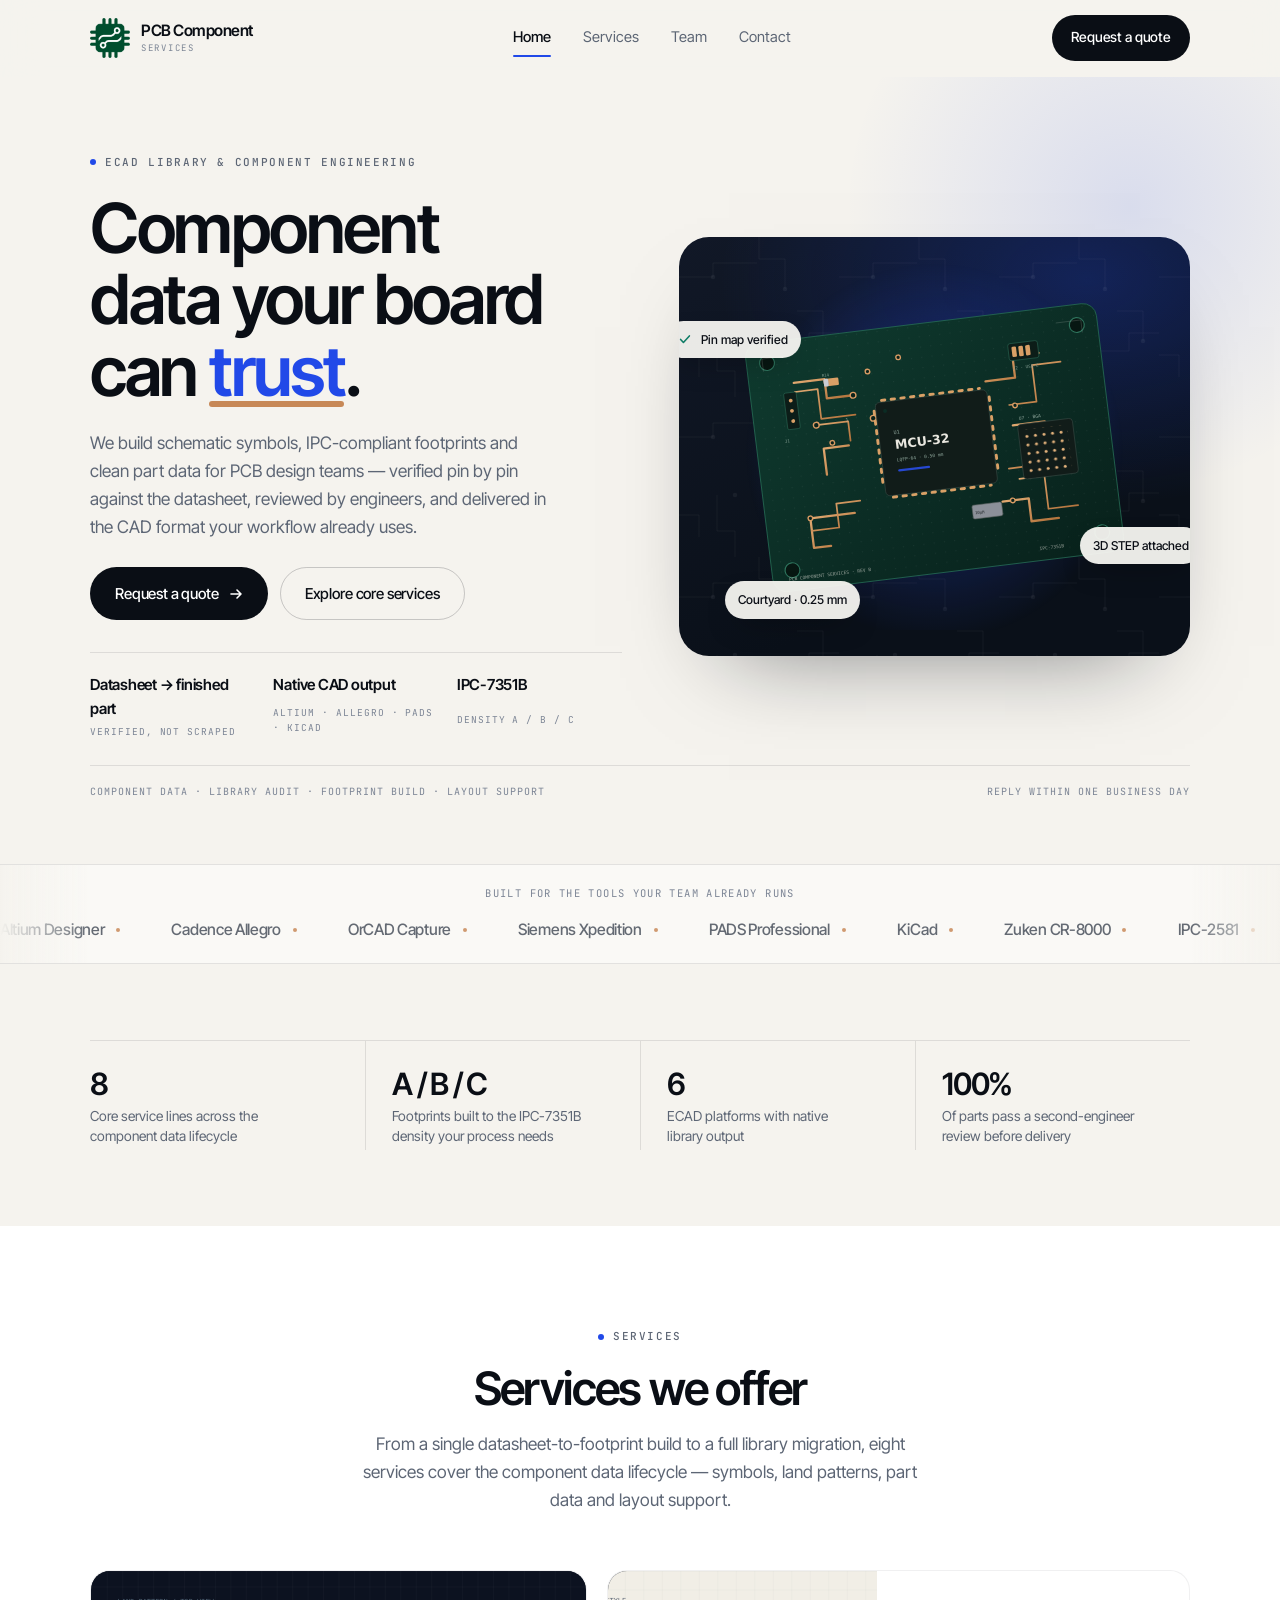
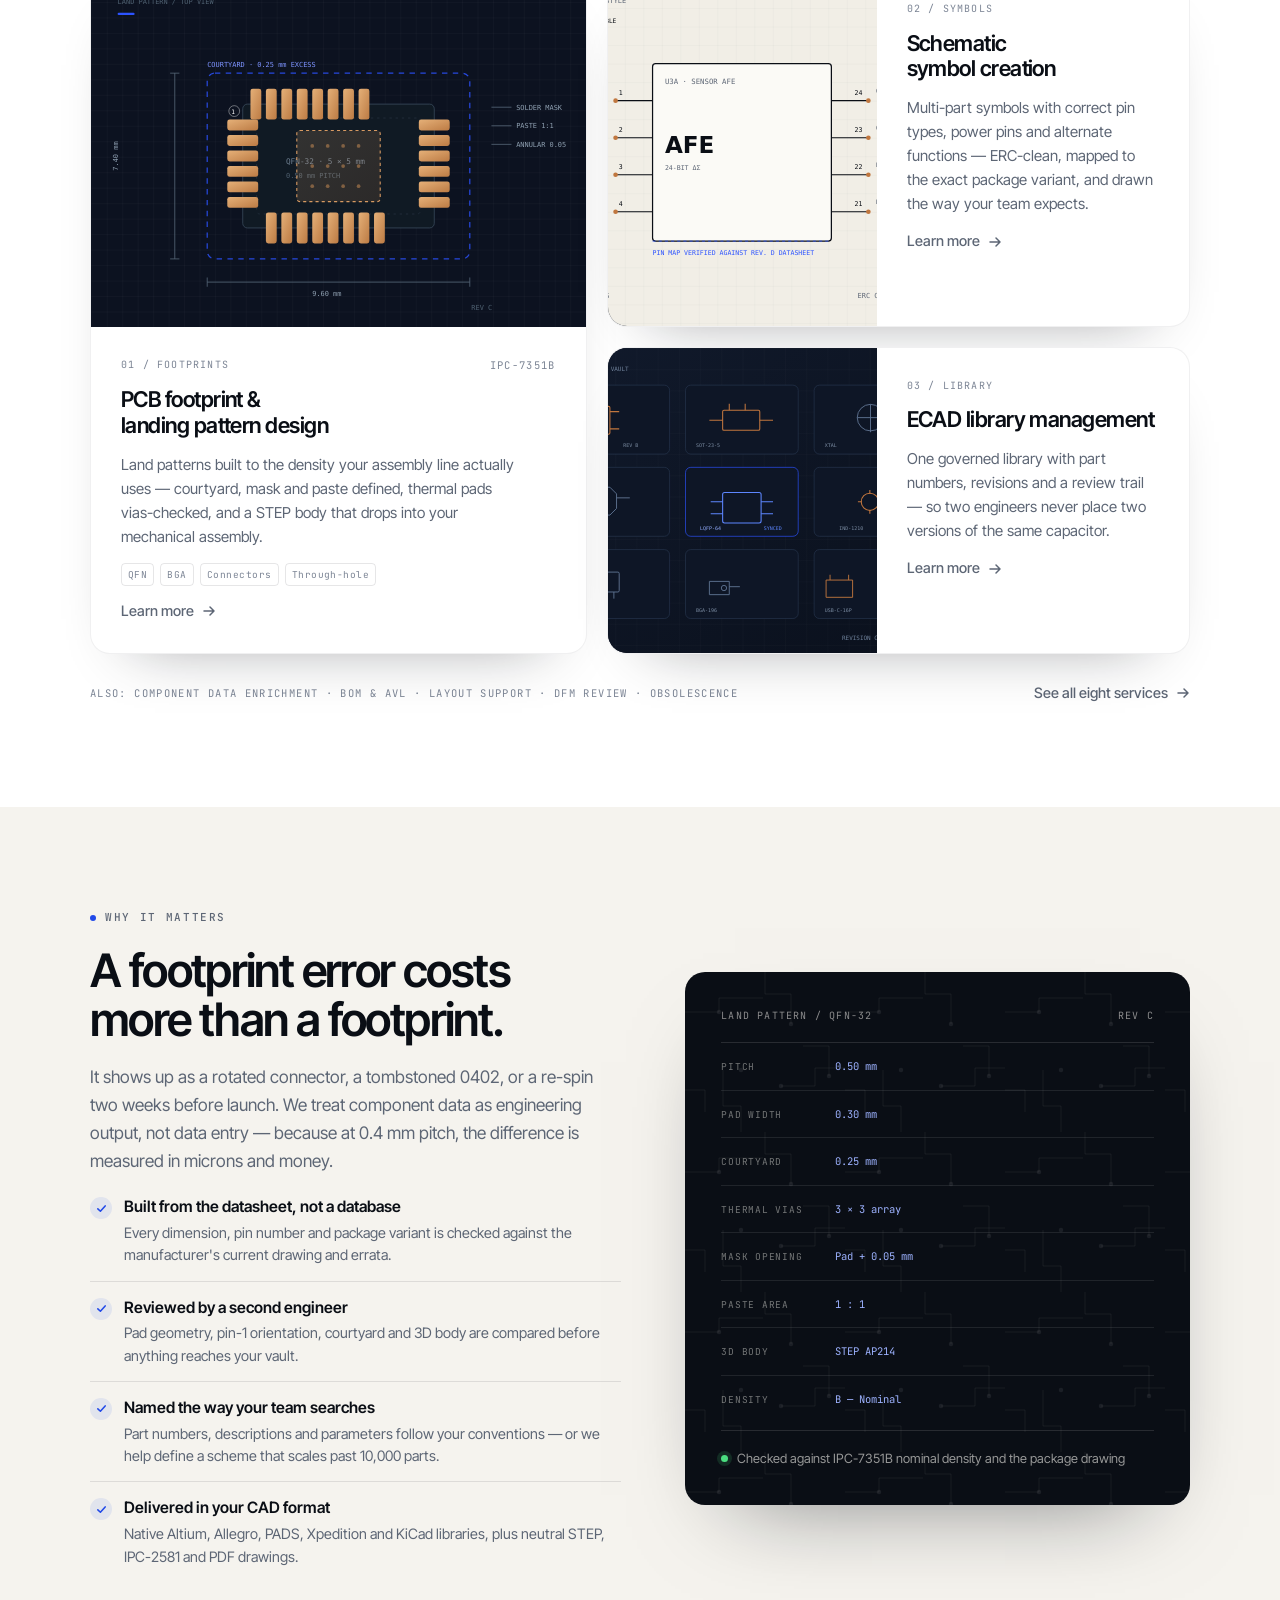
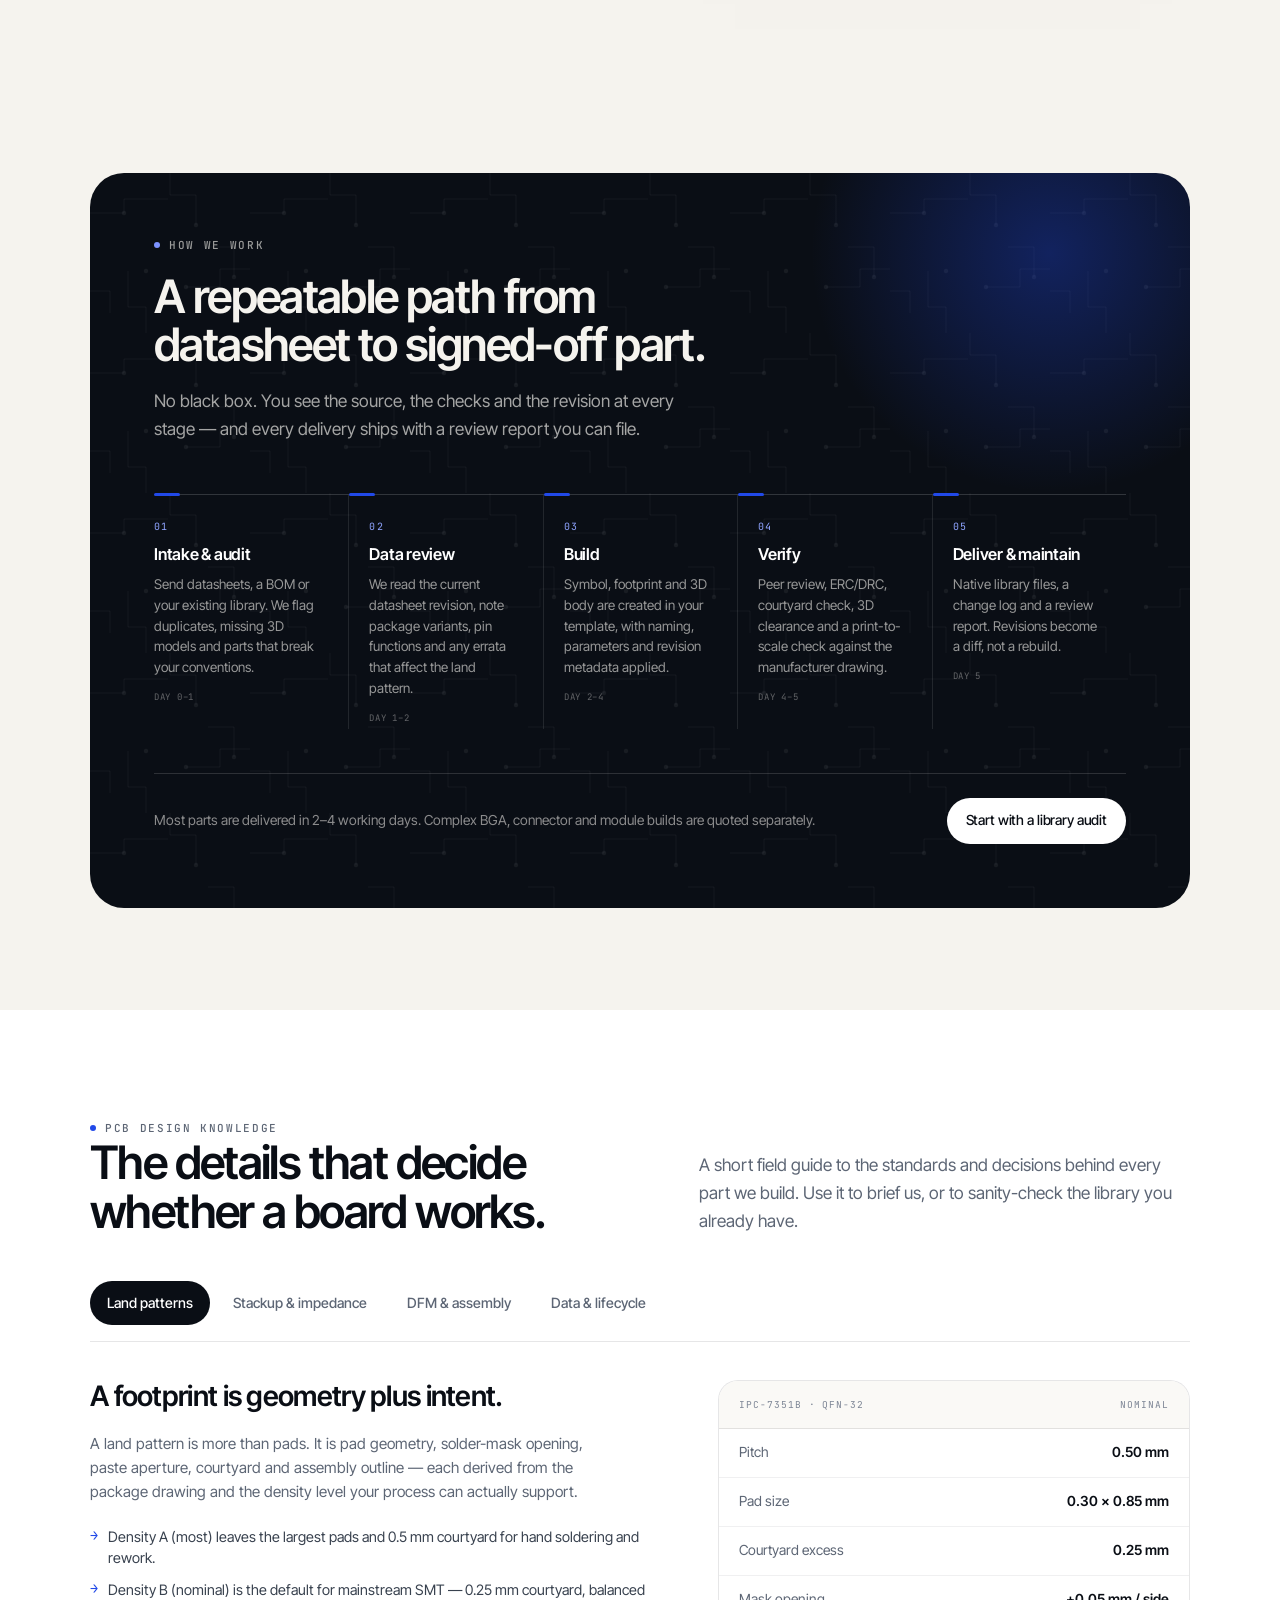
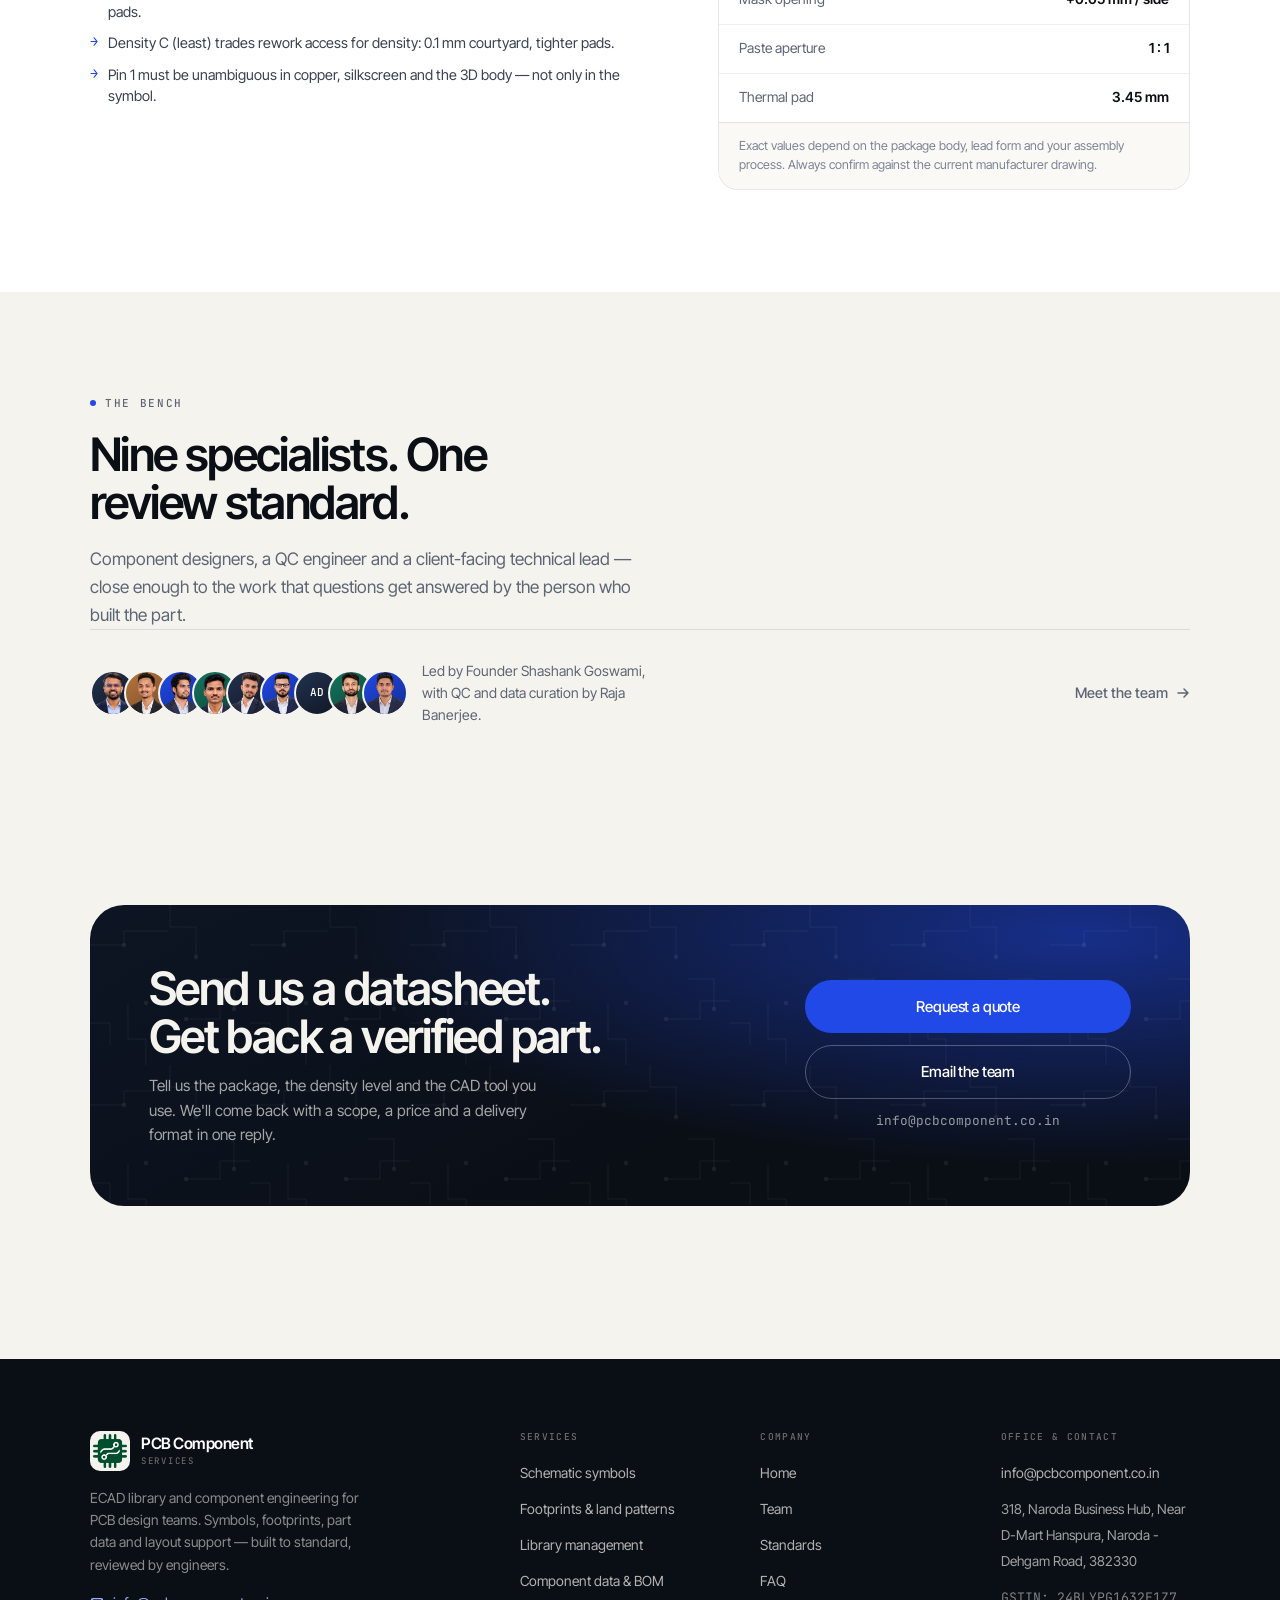
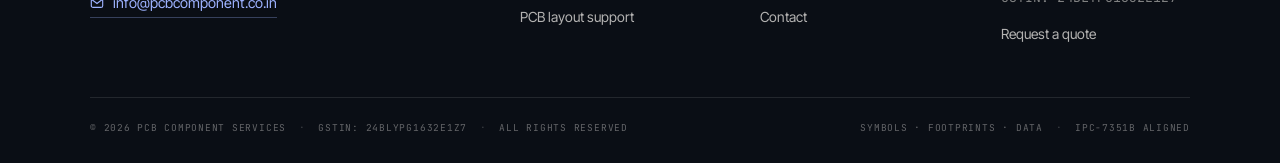
<file: index.html>
<!DOCTYPE html>
<html lang="en">
<head>
  <meta charset="utf-8">
  <meta name="viewport" content="width=device-width, initial-scale=1">
  <title>PCB Component Services — ECAD library &amp; component engineering</title>
  <meta name="description" content="Schematic symbols, IPC-7351B footprints, 3D models and clean component data for PCB design teams. Altium, Allegro, PADS, Xpedition and KiCad library services.">
  <meta property="og:title" content="PCB Component Services — component data your board can trust">
  <meta property="og:description" content="Verified schematic symbols, IPC-compliant footprints and governed ECAD libraries for PCB design teams.">
  <meta property="og:type" content="website">
  <link rel="icon" href="assets/img/logo-mark.png" type="image/png">
  <link rel="preconnect" href="https://fonts.googleapis.com">
  <link rel="preconnect" href="https://fonts.gstatic.com" crossorigin>
  <link href="https://fonts.googleapis.com/css2?family=Inter+Tight:ital,wght@0,400;0,500;0,600;0,700;1,400&family=JetBrains+Mono:wght@400;500&display=swap" rel="stylesheet">
  <link rel="stylesheet" href="assets/css/style.css">
</head>
<body>
  <a class="skip-link" href="#main">Skip to content</a>

  <header class="site-header">
    <div class="container header-inner">
      <a class="brand" href="index.html" aria-label="PCB Component Services — home">
        <img src="assets/img/logo-mark.png" alt="" width="40" height="40">
        <span class="brand-text">
          <span class="brand-name">PCB Component</span>
          <span class="brand-sub">Services</span>
        </span>
      </a>
      <nav class="nav" id="primary-nav" aria-label="Primary">
        <a href="index.html" aria-current="page">Home</a>
        <a href="services.html">Services</a>
        <a href="team.html">Team</a>
        <a href="contact.html">Contact</a>
        <a class="btn btn--primary btn--sm" href="contact.html">Request a quote</a>
      </nav>
      <div class="header-actions">
        <a class="btn btn--primary btn--sm" href="contact.html">Request a quote</a>
        <button class="nav-toggle" type="button" aria-expanded="false" aria-controls="primary-nav" aria-label="Open menu">
          <span></span>
        </button>
      </div>
    </div>
  </header>

  <main id="main">
    <!-- ================= HERO ================= -->
    <section class="hero">
      <div class="container">
        <div class="hero-grid">
          <div class="hero-copy">
            <span class="eyebrow">ECAD library &amp; component engineering</span>
            <h1>Component data your board can <span class="mark">trust</span>.</h1>
            <p class="lede">
              We build schematic symbols, IPC-compliant footprints and clean part data for PCB
              design teams — verified pin by pin against the datasheet, reviewed by engineers,
              and delivered in the CAD format your workflow already uses.
            </p>
            <div class="hero-actions">
              <a class="btn btn--primary" href="contact.html">
                Request a quote
                <svg width="14" height="14" viewBox="0 0 14 14" fill="none" aria-hidden="true"><path d="M2 7h10M8 3l4 4-4 4" stroke="currentColor" stroke-width="1.6" stroke-linecap="round" stroke-linejoin="round"/></svg>
              </a>
              <a class="btn btn--ghost" href="services.html">Explore core services</a>
            </div>
            <div class="hero-meta">
              <div>
                <strong>Datasheet → finished part</strong>
                <span>Verified, not scraped</span>
              </div>
              <div>
                <strong>Native CAD output</strong>
                <span>Altium · Allegro · PADS · KiCad</span>
              </div>
              <div>
                <strong>IPC-7351B</strong>
                <span>Density A / B / C</span>
              </div>
            </div>
          </div>

          <div class="hero-visual">
            <img src="assets/img/hero-board.svg" alt="Green PCB with a QFP microcontroller, BGA package, copper traces and IPC reference silkscreen" width="800" height="640">
            <span class="hero-chip hero-chip--1">
              <svg viewBox="0 0 16 16" fill="none" aria-hidden="true"><path d="M3 8.5 6.2 12 13 4.5" stroke="currentColor" stroke-width="1.8" stroke-linecap="round" stroke-linejoin="round"/></svg>
              Pin map verified
            </span>
            <span class="hero-chip hero-chip--2">3D STEP attached</span>
            <span class="hero-chip hero-chip--3">Courtyard · 0.25 mm</span>
          </div>
        </div>
        <div class="hero-strip">
          <span>Component data · Library audit · Footprint build · Layout support</span>
          <span>Reply within one business day</span>
        </div>
      </div>
    </section>

    <!-- ================= TOOLBELT ================= -->
    <section class="toolbelt" aria-label="CAD tools supported">
      <p class="toolbelt-label mono-label">Built for the tools your team already runs</p>
      <div class="marquee" aria-hidden="true">
        <div class="marquee-group">
          <span>Altium Designer</span>
          <span>Cadence Allegro</span>
          <span>OrCAD Capture</span>
          <span>Siemens Xpedition</span>
          <span>PADS Professional</span>
          <span>KiCad</span>
          <span>Zuken CR-8000</span>
          <span>IPC-2581</span>
        </div>
        <div class="marquee-group">
          <span>Altium Designer</span>
          <span>Cadence Allegro</span>
          <span>OrCAD Capture</span>
          <span>Siemens Xpedition</span>
          <span>PADS Professional</span>
          <span>KiCad</span>
          <span>Zuken CR-8000</span>
          <span>IPC-2581</span>
        </div>
      </div>
      <p class="sr-only">Supported tools include Altium Designer, Cadence Allegro, OrCAD Capture, Siemens Xpedition, PADS Professional, KiCad, Zuken CR-8000 and IPC-2581 data exchange.</p>
    </section>

    <!-- ================= STATS ================= -->
    <section class="section section--tight">
      <div class="container">
        <div class="stats" data-reveal>
          <div class="stat">
            <span class="stat-value">8</span>
            <span class="stat-label">Core service lines across the component data lifecycle</span>
          </div>
          <div class="stat">
            <span class="stat-value">A / B / C</span>
            <span class="stat-label">Footprints built to the IPC-7351B density your process needs</span>
          </div>
          <div class="stat">
            <span class="stat-value">6</span>
            <span class="stat-label">ECAD platforms with native library output</span>
          </div>
          <div class="stat">
            <span class="stat-value">100%</span>
            <span class="stat-label">Of parts pass a second-engineer review before delivery</span>
          </div>
        </div>
      </div>
    </section>

    <!-- ================= SERVICES ================= -->
    <section class="section section--surface" id="services-preview">
      <div class="container">
        <div class="section-head section-head--center" data-reveal>
          <span class="eyebrow">Services</span>
          <h2>Services we offer</h2>
          <p class="lede">
            From a single datasheet-to-footprint build to a full library migration, eight services
            cover the component data lifecycle — symbols, land patterns, part data and layout support.
          </p>
        </div>

        <div class="bento">
          <article class="service-card service-card--feature" data-reveal>
            <div class="service-art">
              <img src="assets/img/art-footprint.svg" alt="Technical drawing of a QFN-32 land pattern with courtyard, pads and dimension callouts" width="640" height="460" loading="lazy">
            </div>
            <div class="service-body">
              <div class="service-kicker">
                <span class="service-num">01 / FOOTPRINTS</span>
                <span class="mono-label">IPC-7351B</span>
              </div>
              <h3>PCB footprint &amp; landing pattern design</h3>
              <p>
                Land patterns built to the density your assembly line actually uses — courtyard,
                mask and paste defined, thermal pads vias-checked, and a STEP body that drops into
                your mechanical assembly.
              </p>
              <div class="service-list">
                <span>QFN</span><span>BGA</span><span>Connectors</span><span>Through-hole</span>
              </div>
              <a class="link-arrow" href="services.html#footprints">
                Learn more
                <svg width="14" height="14" viewBox="0 0 14 14" fill="none" aria-hidden="true"><path d="M2 7h10M8 3l4 4-4 4" stroke="currentColor" stroke-width="1.5" stroke-linecap="round" stroke-linejoin="round"/></svg>
              </a>
            </div>
          </article>

          <article class="service-card service-card--wide" data-reveal>
            <div class="service-art">
              <img src="assets/img/art-symbol.svg" alt="Schematic symbol of a multi-part analog front end with pin numbers and net names" width="640" height="460" loading="lazy">
            </div>
            <div class="service-body">
              <div class="service-kicker">
                <span class="service-num">02 / SYMBOLS</span>
              </div>
              <h3>Schematic symbol creation</h3>
              <p>
                Multi-part symbols with correct pin types, power pins and alternate functions —
                ERC-clean, mapped to the exact package variant, and drawn the way your team expects.
              </p>
              <a class="link-arrow" href="services.html#symbols">
                Learn more
                <svg width="14" height="14" viewBox="0 0 14 14" fill="none" aria-hidden="true"><path d="M2 7h10M8 3l4 4-4 4" stroke="currentColor" stroke-width="1.5" stroke-linecap="round" stroke-linejoin="round"/></svg>
              </a>
            </div>
          </article>

          <article class="service-card service-card--wide" data-reveal>
            <div class="service-art">
              <img src="assets/img/art-library.svg" alt="Grid of ECAD library components with revision tags" width="640" height="460" loading="lazy">
            </div>
            <div class="service-body">
              <div class="service-kicker">
                <span class="service-num">03 / LIBRARY</span>
              </div>
              <h3>ECAD library management</h3>
              <p>
                One governed library with part numbers, revisions and a review trail — so two
                engineers never place two versions of the same capacitor.
              </p>
              <a class="link-arrow" href="services.html#libraries">
                Learn more
                <svg width="14" height="14" viewBox="0 0 14 14" fill="none" aria-hidden="true"><path d="M2 7h10M8 3l4 4-4 4" stroke="currentColor" stroke-width="1.5" stroke-linecap="round" stroke-linejoin="round"/></svg>
              </a>
            </div>
          </article>
        </div>

        <div class="more-row">
          <p class="mono-label">Also: component data enrichment · BOM &amp; AVL · layout support · DFM review · obsolescence</p>
          <a class="link-arrow" href="services.html">
            See all eight services
            <svg width="14" height="14" viewBox="0 0 14 14" fill="none" aria-hidden="true"><path d="M2 7h10M8 3l4 4-4 4" stroke="currentColor" stroke-width="1.5" stroke-linecap="round" stroke-linejoin="round"/></svg>
          </a>
        </div>
      </div>
    </section>

    <!-- ================= WHY / SPLIT ================= -->
    <section class="section">
      <div class="container">
        <div class="split">
          <div class="split-copy" data-reveal>
            <span class="eyebrow">Why it matters</span>
            <h2>A footprint error costs more than a footprint.</h2>
            <p class="lede">
              It shows up as a rotated connector, a tombstoned 0402, or a re-spin two weeks before
              launch. We treat component data as engineering output, not data entry — because at
              0.4 mm pitch, the difference is measured in microns and money.
            </p>
            <ul class="checklist">
              <li>
                <span class="check-icon"><svg viewBox="0 0 12 12" fill="none" aria-hidden="true"><path d="M2 6.4 4.8 9 10 3.2" stroke="currentColor" stroke-width="1.7" stroke-linecap="round" stroke-linejoin="round"/></svg></span>
                <div>
                  <strong>Built from the datasheet, not a database</strong>
                  <p>Every dimension, pin number and package variant is checked against the manufacturer's current drawing and errata.</p>
                </div>
              </li>
              <li>
                <span class="check-icon"><svg viewBox="0 0 12 12" fill="none" aria-hidden="true"><path d="M2 6.4 4.8 9 10 3.2" stroke="currentColor" stroke-width="1.7" stroke-linecap="round" stroke-linejoin="round"/></svg></span>
                <div>
                  <strong>Reviewed by a second engineer</strong>
                  <p>Pad geometry, pin-1 orientation, courtyard and 3D body are compared before anything reaches your vault.</p>
                </div>
              </li>
              <li>
                <span class="check-icon"><svg viewBox="0 0 12 12" fill="none" aria-hidden="true"><path d="M2 6.4 4.8 9 10 3.2" stroke="currentColor" stroke-width="1.7" stroke-linecap="round" stroke-linejoin="round"/></svg></span>
                <div>
                  <strong>Named the way your team searches</strong>
                  <p>Part numbers, descriptions and parameters follow your conventions — or we help define a scheme that scales past 10,000 parts.</p>
                </div>
              </li>
              <li>
                <span class="check-icon"><svg viewBox="0 0 12 12" fill="none" aria-hidden="true"><path d="M2 6.4 4.8 9 10 3.2" stroke="currentColor" stroke-width="1.7" stroke-linecap="round" stroke-linejoin="round"/></svg></span>
                <div>
                  <strong>Delivered in your CAD format</strong>
                  <p>Native Altium, Allegro, PADS, Xpedition and KiCad libraries, plus neutral STEP, IPC-2581 and PDF drawings.</p>
                </div>
              </li>
            </ul>
          </div>

          <aside class="tech-panel" data-reveal data-reveal-delay="120">
            <div class="tech-panel-head">
              <span>Land pattern / QFN-32</span>
              <span>Rev C</span>
            </div>
            <div class="tech-rows">
              <div class="tech-row"><span>Pitch</span><span>0.50 mm</span></div>
              <div class="tech-row"><span>Pad width</span><span>0.30 mm</span></div>
              <div class="tech-row"><span>Courtyard</span><span>0.25 mm</span></div>
              <div class="tech-row"><span>Thermal vias</span><span>3 × 3 array</span></div>
              <div class="tech-row"><span>Mask opening</span><span>Pad + 0.05 mm</span></div>
              <div class="tech-row"><span>Paste area</span><span>1 : 1</span></div>
              <div class="tech-row"><span>3D body</span><span>STEP AP214</span></div>
              <div class="tech-row"><span>Density</span><span>B — Nominal</span></div>
            </div>
            <div class="tech-panel-foot">
              <span class="dot" aria-hidden="true"></span>
              Checked against IPC-7351B nominal density and the package drawing
            </div>
          </aside>
        </div>
      </div>
    </section>

    <!-- ================= PROCESS ================= -->
    <section class="section">
      <div class="container">
        <div class="process" data-reveal>
          <div class="section-head">
            <span class="eyebrow eyebrow--light">How we work</span>
            <h2>A repeatable path from datasheet to signed-off part.</h2>
            <p class="lede lede--light">
              No black box. You see the source, the checks and the revision at every stage — and
              every delivery ships with a review report you can file.
            </p>
          </div>

          <div class="process-steps">
            <article class="step">
              <span class="step-num">01</span>
              <h3>Intake &amp; audit</h3>
              <p>Send datasheets, a BOM or your existing library. We flag duplicates, missing 3D models and parts that break your conventions.</p>
              <span class="step-meta">Day 0–1</span>
            </article>
            <article class="step">
              <span class="step-num">02</span>
              <h3>Data review</h3>
              <p>We read the current datasheet revision, note package variants, pin functions and any errata that affect the land pattern.</p>
              <span class="step-meta">Day 1–2</span>
            </article>
            <article class="step">
              <span class="step-num">03</span>
              <h3>Build</h3>
              <p>Symbol, footprint and 3D body are created in your template, with naming, parameters and revision metadata applied.</p>
              <span class="step-meta">Day 2–4</span>
            </article>
            <article class="step">
              <span class="step-num">04</span>
              <h3>Verify</h3>
              <p>Peer review, ERC/DRC, courtyard check, 3D clearance and a print-to-scale check against the manufacturer drawing.</p>
              <span class="step-meta">Day 4–5</span>
            </article>
            <article class="step">
              <span class="step-num">05</span>
              <h3>Deliver &amp; maintain</h3>
              <p>Native library files, a change log and a review report. Revisions become a diff, not a rebuild.</p>
              <span class="step-meta">Day 5</span>
            </article>
          </div>

          <div class="process-foot">
            <p>Most parts are delivered in 2–4 working days. Complex BGA, connector and module builds are quoted separately.</p>
            <a class="btn btn--light btn--sm" href="contact.html">Start with a library audit</a>
          </div>
        </div>
      </div>
    </section>

    <!-- ================= KNOWLEDGE ================= -->
    <section class="section section--surface" id="knowledge">
      <div class="container">
        <div class="section-head section-head--split" data-reveal>
          <div>
            <span class="eyebrow">PCB design knowledge</span>
            <h2>The details that decide whether a board works.</h2>
          </div>
          <p class="lede">
            A short field guide to the standards and decisions behind every part we build. Use it
            to brief us, or to sanity-check the library you already have.
          </p>
        </div>

        <div class="tabs-wrap" data-reveal>
          <div class="tabs" role="tablist" aria-label="PCB design knowledge" data-tabs>
            <button class="tab" role="tab" id="tab-land" aria-controls="panel-land" aria-selected="true" tabindex="0">Land patterns</button>
            <button class="tab" role="tab" id="tab-stack" aria-controls="panel-stack" aria-selected="false" tabindex="-1">Stackup &amp; impedance</button>
            <button class="tab" role="tab" id="tab-dfm" aria-controls="panel-dfm" aria-selected="false" tabindex="-1">DFM &amp; assembly</button>
            <button class="tab" role="tab" id="tab-data" aria-controls="panel-data" aria-selected="false" tabindex="-1">Data &amp; lifecycle</button>
          </div>

          <div class="tab-panels">
            <div class="tab-panel" id="panel-land" role="tabpanel" aria-labelledby="tab-land">
              <div class="knowledge-copy">
                <h3>A footprint is geometry plus intent.</h3>
                <p>
                  A land pattern is more than pads. It is pad geometry, solder-mask opening, paste
                  aperture, courtyard and assembly outline — each derived from the package drawing
                  and the density level your process can actually support.
                </p>
                <ul class="knowledge-points">
                  <li>Density A (most) leaves the largest pads and 0.5 mm courtyard for hand soldering and rework.</li>
                  <li>Density B (nominal) is the default for mainstream SMT — 0.25 mm courtyard, balanced pads.</li>
                  <li>Density C (least) trades rework access for density: 0.1 mm courtyard, tighter pads.</li>
                  <li>Pin 1 must be unambiguous in copper, silkscreen and the 3D body — not only in the symbol.</li>
                </ul>
              </div>
              <div class="spec-card">
                <div class="spec-card-head"><span>IPC-7351B · QFN-32</span><span>Nominal</span></div>
                <div class="spec-table">
                  <div class="spec-row"><span>Pitch</span><strong>0.50 mm</strong></div>
                  <div class="spec-row"><span>Pad size</span><strong>0.30 × 0.85 mm</strong></div>
                  <div class="spec-row"><span>Courtyard excess</span><strong>0.25 mm</strong></div>
                  <div class="spec-row"><span>Mask opening</span><strong>+0.05 mm / side</strong></div>
                  <div class="spec-row"><span>Paste aperture</span><strong>1 : 1</strong></div>
                  <div class="spec-row"><span>Thermal pad</span><strong>3.45 mm</strong></div>
                </div>
                <p class="spec-card-note">Exact values depend on the package body, lead form and your assembly process. Always confirm against the current manufacturer drawing.</p>
              </div>
            </div>

            <div class="tab-panel" id="panel-stack" role="tabpanel" aria-labelledby="tab-stack" hidden>
              <div class="knowledge-copy">
                <h3>Impedance is a stackup decision, not a routing fix.</h3>
                <p>
                  Once the fab stackup is fixed, trace width and dielectric height set your
                  characteristic impedance. Chasing 50 Ω after routing usually means thinner
                  traces, more layers or a controlled-impedance note — all cheaper to plan early.
                </p>
                <ul class="knowledge-points">
                  <li>Keep a continuous reference plane under every high-speed net; splits force return current to detour.</li>
                  <li>A 4-layer 1.6 mm board with 0.2 mm dielectric is a workhorse, but USB and DDR may need tighter spacing.</li>
                  <li>Ask the fab for a stackup with measured Dk/Df and tolerance, not just a layer count.</li>
                  <li>Document target impedance, test coupon and allowed tolerance on the fabrication drawing.</li>
                </ul>
              </div>
              <div class="spec-card">
                <div class="spec-card-head"><span>Reference stackup · 4 layer</span><span>1.6 mm</span></div>
                <div class="spec-table">
                  <div class="spec-row"><span>Layer order</span><strong>Sig / GND / PWR / Sig</strong></div>
                  <div class="spec-row"><span>Dielectric</span><strong>0.20 mm</strong></div>
                  <div class="spec-row"><span>Single-ended</span><strong>50 Ω ±10%</strong></div>
                  <div class="spec-row"><span>Differential</span><strong>90 / 100 Ω</strong></div>
                  <div class="spec-row"><span>Trace / space</span><strong>4 / 4 mil</strong></div>
                  <div class="spec-row"><span>Finish</span><strong>ENIG</strong></div>
                </div>
                <p class="spec-card-note">Impedance targets follow the interface spec — USB 2.0 at 90 Ω and PCIe/Ethernet at 100 Ω are common starting points.</p>
              </div>
            </div>

            <div class="tab-panel" id="panel-dfm" role="tabpanel" aria-labelledby="tab-dfm" hidden>
              <div class="knowledge-copy">
                <h3>Design for the line that will build it.</h3>
                <p>
                  DFM is not a final checkbox. Annular ring, mask webs, silkscreen clearance and
                  component spacing all come from the same place: the capability of the fab and the
                  assembly house you chose.
                </p>
                <ul class="knowledge-points">
                  <li>Keep at least 0.05 mm annular ring on vias and 0.1 mm mask webs to avoid slivers.</li>
                  <li>Leave 0.15 mm between silkscreen and pads — ink on a pad becomes a solder defect.</li>
                  <li>Add fiducials, tooling holes and a panel rail before the panelization review, not after.</li>
                  <li>Check component spacing for rework access, especially around QFN and BGA corners.</li>
                </ul>
              </div>
              <div class="spec-card">
                <div class="spec-card-head"><span>Assembly capability</span><span>Class 2 / 3</span></div>
                <div class="spec-table">
                  <div class="spec-row"><span>Annular ring</span><strong>≥ 0.05 mm</strong></div>
                  <div class="spec-row"><span>Mask web</span><strong>≥ 0.10 mm</strong></div>
                  <div class="spec-row"><span>Silk to pad</span><strong>≥ 0.15 mm</strong></div>
                  <div class="spec-row"><span>Fiducials</span><strong>3 per side</strong></div>
                  <div class="spec-row"><span>Panel</span><strong>18 × 24 in</strong></div>
                  <div class="spec-row"><span>Minimum drill</span><strong>0.20 mm</strong></div>
                </div>
                <p class="spec-card-note">These are typical limits. Your fab's capability sheet always wins — we build footprints to the tighter of the two.</p>
              </div>
            </div>

            <div class="tab-panel" id="panel-data" role="tabpanel" aria-labelledby="tab-data" hidden>
              <div class="knowledge-copy">
                <h3>A part is only as good as the data attached to it.</h3>
                <p>
                  The footprint gets the board built; the data keeps it manufacturable. MPN,
                  manufacturer, lifecycle status and approved alternates decide whether the design
                  survives procurement three months from now.
                </p>
                <ul class="knowledge-points">
                  <li>One MPN per library part — no “family” entries that hide package or temperature variants.</li>
                  <li>Record datasheet revision and the date it was checked; datasheets change silently.</li>
                  <li>Track lifecycle state and PCN/EOL notices so obsolescence is a planned change, not a surprise.</li>
                  <li>Carry RoHS/REACH status and approved alternates into the BOM and PLM export.</li>
                </ul>
              </div>
              <div class="spec-card">
                <div class="spec-card-head"><span>Part record</span><span>Minimum fields</span></div>
                <div class="spec-table">
                  <div class="spec-row"><span>Identity</span><strong>MPN + manufacturer</strong></div>
                  <div class="spec-row"><span>Package</span><strong>Drawing + variant</strong></div>
                  <div class="spec-row"><span>Source</span><strong>Datasheet rev + date</strong></div>
                  <div class="spec-row"><span>Compliance</span><strong>RoHS · REACH</strong></div>
                  <div class="spec-row"><span>Lifecycle</span><strong>Active / NRND / EOL</strong></div>
                  <div class="spec-row"><span>Alternates</span><strong>AVL checked</strong></div>
                </div>
                <p class="spec-card-note">Match these fields to your ERP/PLM keys before the migration starts, not after 4,000 records are loaded.</p>
              </div>
            </div>
          </div>
        </div>
      </div>
    </section>

    <!-- ================= TEAM ================= -->
    <section class="section">
      <div class="container">
        <div class="section-head" data-reveal>
          <span class="eyebrow">The bench</span>
          <h2>Nine specialists. One review standard.</h2>
          <p class="lede">
            Component designers, a QC engineer and a client-facing technical lead — close enough to
            the work that questions get answered by the person who built the part.
          </p>
        </div>

        <div class="team-band" data-reveal>
          <div class="avatar-stack">
            <div class="avatars" aria-hidden="true">
              <span class="avatar"><img src="assets/img/shashank.webp" alt="Shashank Goswami" width="46" height="46" loading="lazy"></span>
              <span class="avatar"><img src="assets/img/savan.webp" alt="Savan Patel" width="46" height="46" loading="lazy"></span>
              <span class="avatar"><img src="assets/img/saurabh.webp" alt="Saurabh Jha" width="46" height="46" loading="lazy"></span>
              <span class="avatar"><img src="assets/img/harendra.webp" alt="Harendra Baghel" width="46" height="46" loading="lazy"></span>
              <span class="avatar"><img src="assets/img/mayur.webp" alt="Mayur Parekh" width="46" height="46" loading="lazy"></span>
              <span class="avatar"><img src="assets/img/soju.webp" alt="Soju Mathew" width="46" height="46" loading="lazy"></span>
              <span class="avatar">AD</span>
              <span class="avatar"><img src="assets/img/raja.webp" alt="Raja Banerjee" width="46" height="46" loading="lazy"></span>
              <span class="avatar"><img src="assets/img/nishant.webp" alt="Nishant Sinh" width="46" height="46" loading="lazy"></span>
            </div>
            <p>Led by Founder Shashank Goswami, with QC and data curation by Raja Banerjee.</p>
          </div>
          <a class="link-arrow" href="team.html">
            Meet the team
            <svg width="14" height="14" viewBox="0 0 14 14" fill="none" aria-hidden="true"><path d="M2 7h10M8 3l4 4-4 4" stroke="currentColor" stroke-width="1.5" stroke-linecap="round" stroke-linejoin="round"/></svg>
          </a>
        </div>
      </div>
    </section>

    <!-- ================= CTA ================= -->
    <section class="section section--tight">
      <div class="container">
        <div class="cta-band" data-reveal>
          <div class="cta-band-inner">
            <div>
              <h2>Send us a datasheet. Get back a verified part.</h2>
              <p>
                Tell us the package, the density level and the CAD tool you use. We'll come back
                with a scope, a price and a delivery format in one reply.
              </p>
            </div>
            <div class="cta-actions">
              <a class="btn btn--blue" href="contact.html">Request a quote</a>
              <a class="btn btn--on-dark" href="mailto:info@pcbcomponent.co.in">Email the team</a>
              <a class="cta-email" href="mailto:info@pcbcomponent.co.in">info@pcbcomponent.co.in</a>
            </div>
          </div>
        </div>
      </div>
    </section>
  </main>

  <footer class="site-footer">
    <div class="container">
      <div class="footer-grid">
        <div class="footer-brand">
          <a class="brand" href="index.html" aria-label="PCB Component Services — home">
            <img src="assets/img/logo-mark.png" alt="" width="40" height="40">
            <span class="brand-text">
              <span class="brand-name">PCB Component</span>
              <span class="brand-sub">Services</span>
            </span>
          </a>
          <p>ECAD library and component engineering for PCB design teams. Symbols, footprints, part data and layout support — built to standard, reviewed by engineers.</p>
          <a class="footer-mail" href="mailto:info@pcbcomponent.co.in">
            <svg width="14" height="14" viewBox="0 0 16 16" fill="none" aria-hidden="true"><rect x="1.5" y="3" width="13" height="10" rx="2" stroke="currentColor" stroke-width="1.3"/><path d="m2 4 6 4.5L14 4" stroke="currentColor" stroke-width="1.3" stroke-linecap="round"/></svg>
            info@pcbcomponent.co.in
          </a>
        </div>
        <div class="footer-col">
          <h4>Services</h4>
          <ul>
            <li><a href="services.html#symbols">Schematic symbols</a></li>
            <li><a href="services.html#footprints">Footprints &amp; land patterns</a></li>
            <li><a href="services.html#libraries">Library management</a></li>
            <li><a href="services.html#data">Component data &amp; BOM</a></li>
            <li><a href="services.html#layout">PCB layout support</a></li>
          </ul>
        </div>
        <div class="footer-col">
          <h4>Company</h4>
          <ul>
            <li><a href="index.html">Home</a></li>
            <li><a href="team.html">Team</a></li>
            <li><a href="services.html#standards">Standards</a></li>
            <li><a href="services.html#faq">FAQ</a></li>
            <li><a href="contact.html">Contact</a></li>
          </ul>
        </div>
        <div class="footer-col">
          <h4>Office &amp; Contact</h4>
          <ul>
            <li><a href="mailto:info@pcbcomponent.co.in">info@pcbcomponent.co.in</a></li>
            <li><span style="font-size:.85rem;line-height:1.5;color:rgba(245,243,238,.65)">318, Naroda Business Hub, Near D-Mart Hanspura, Naroda - Dehgam Road, 382330</span></li>
            <li><span style="font-size:.82rem;color:rgba(245,243,238,.5);font-family:var(--mono)">GSTIN: 24BLYPG1632E1Z7</span></li>
            <li><a href="contact.html">Request a quote</a></li>
          </ul>
        </div>
      </div>
      <div class="footer-bottom">
        <span>© <span data-year>2026</span> PCB Component Services <span class="dot">·</span> GSTIN: 24BLYPG1632E1Z7 <span class="dot">·</span> All rights reserved</span>
        <span>Symbols · Footprints · Data <span class="dot">·</span> IPC-7351B aligned</span>
      </div>
    </div>
  </footer>

  <script src="assets/js/main.js" defer></script>
</body>
</html>
</file>
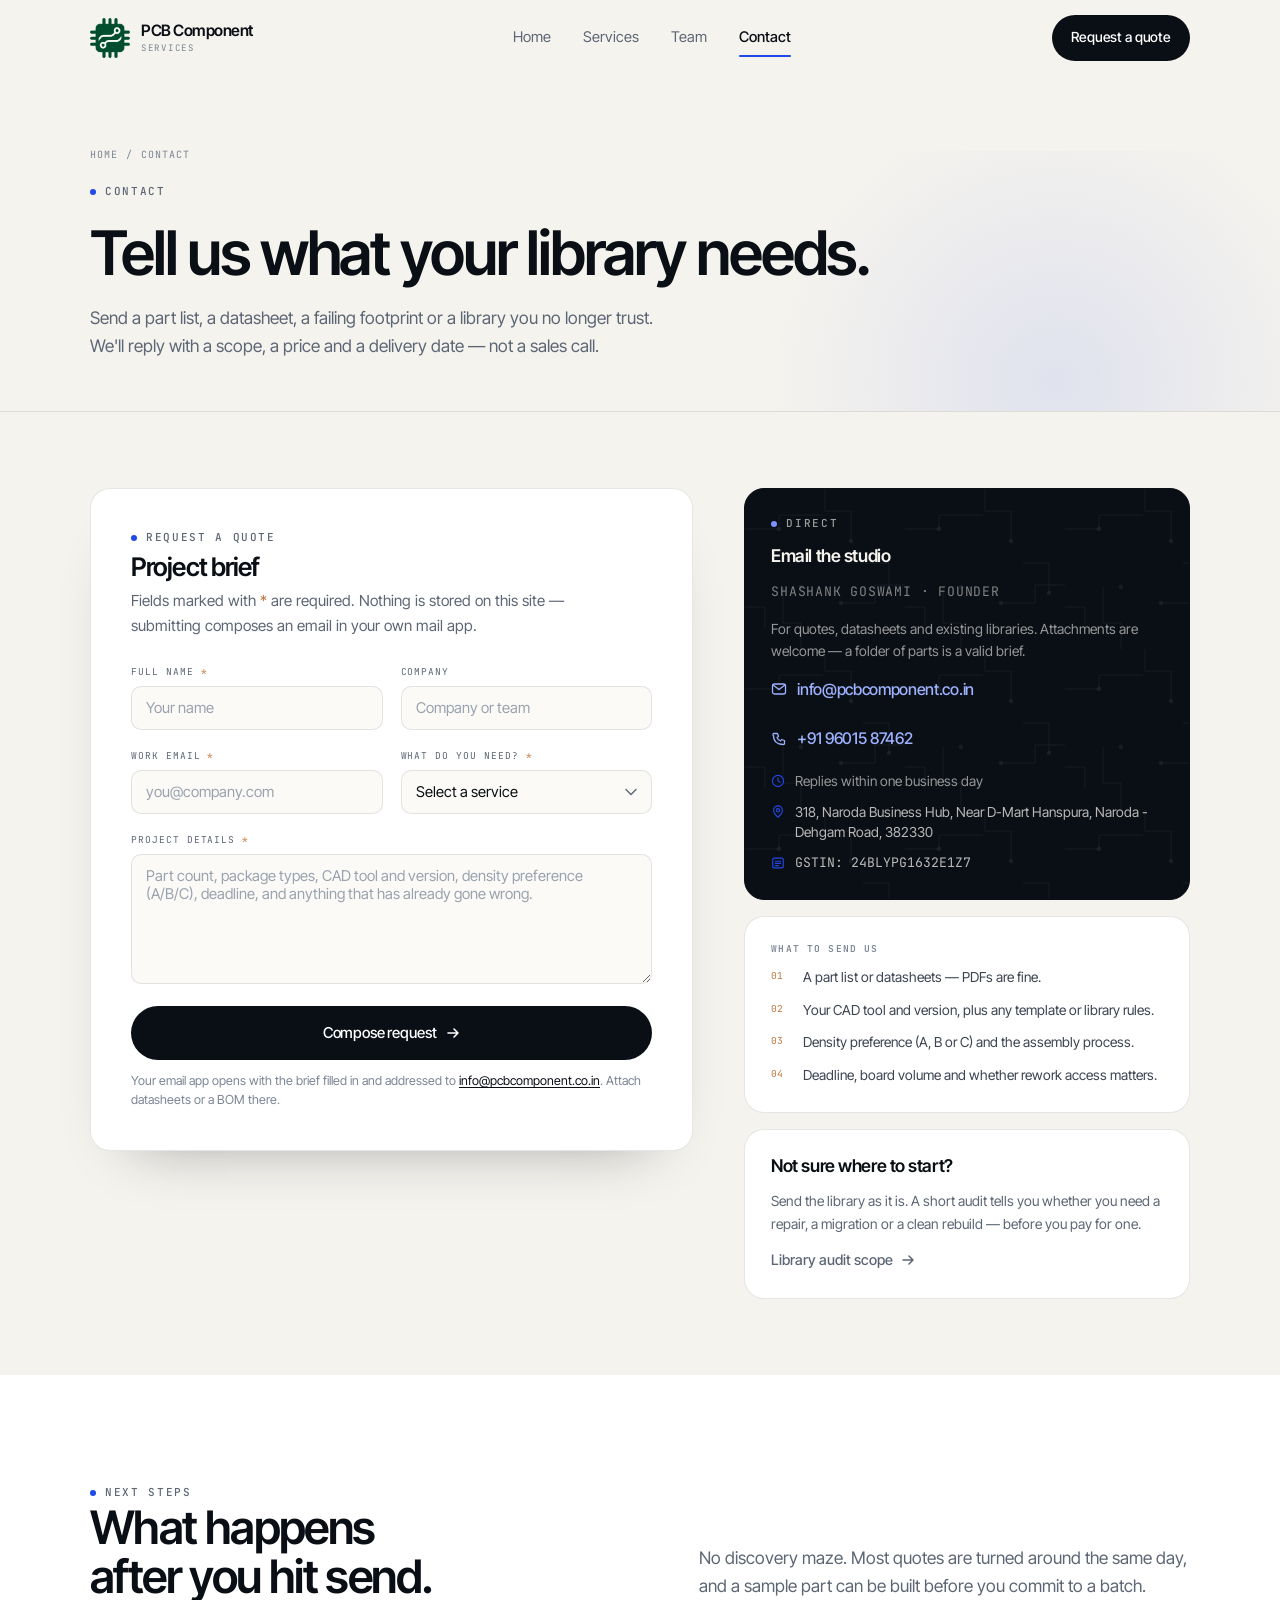
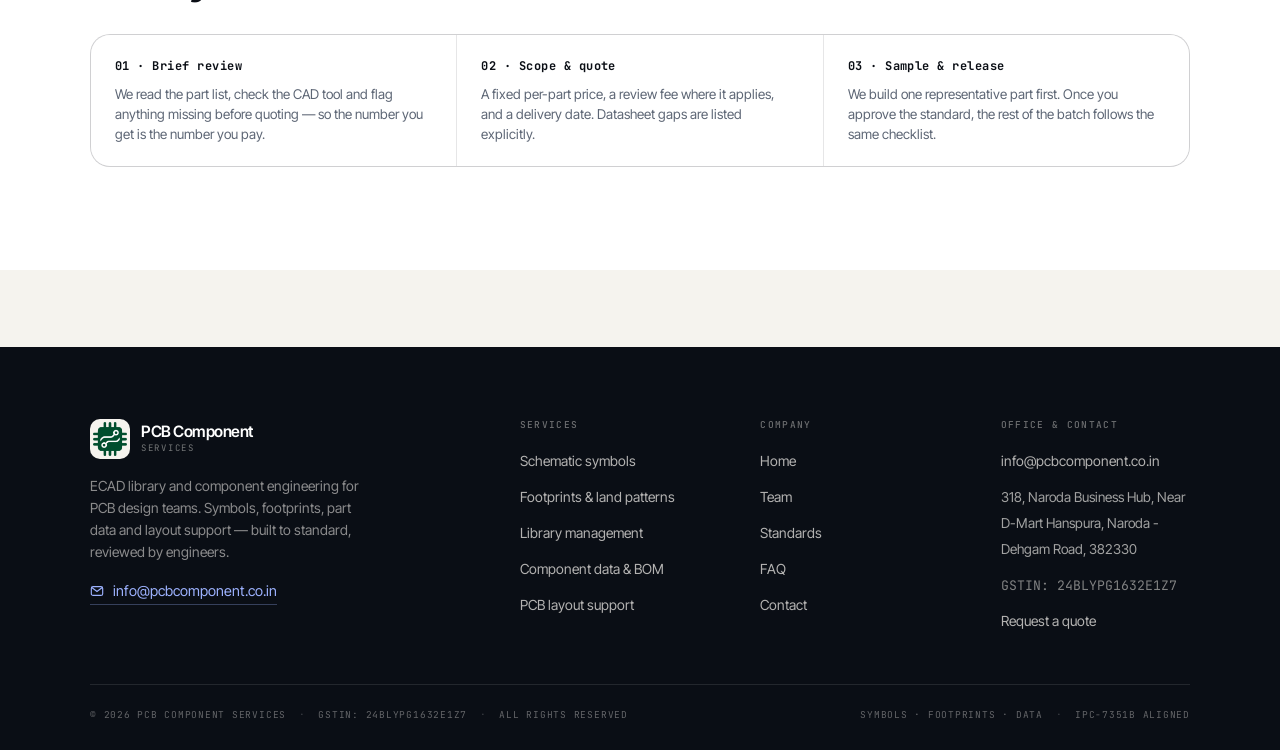
<file: contact.html>
<!DOCTYPE html>
<html lang="en">
<head>
  <meta charset="utf-8">
  <meta name="viewport" content="width=device-width, initial-scale=1">
  <title>Contact — PCB Component Services</title>
  <meta name="description" content="Request a quote for schematic symbols, IPC footprints, library audits, component data or PCB layout support. Email info@pcbcomponent.co.in.">
  <link rel="icon" href="assets/img/logo-mark.png" type="image/png">
  <link rel="preconnect" href="https://fonts.googleapis.com">
  <link rel="preconnect" href="https://fonts.gstatic.com" crossorigin>
  <link href="https://fonts.googleapis.com/css2?family=Inter+Tight:ital,wght@0,400;0,500;0,600;0,700;1,400&family=JetBrains+Mono:wght@400;500&display=swap" rel="stylesheet">
  <link rel="stylesheet" href="assets/css/style.css">
</head>
<body>
  <a class="skip-link" href="#main">Skip to content</a>

  <header class="site-header">
    <div class="container header-inner">
      <a class="brand" href="index.html" aria-label="PCB Component Services — home">
        <img src="assets/img/logo-mark.png" alt="" width="40" height="40">
        <span class="brand-text">
          <span class="brand-name">PCB Component</span>
          <span class="brand-sub">Services</span>
        </span>
      </a>
      <nav class="nav" id="primary-nav" aria-label="Primary">
        <a href="index.html">Home</a>
        <a href="services.html">Services</a>
        <a href="team.html">Team</a>
        <a href="contact.html" aria-current="page">Contact</a>
        <a class="btn btn--primary btn--sm" href="contact.html">Request a quote</a>
      </nav>
      <div class="header-actions">
        <a class="btn btn--primary btn--sm" href="contact.html">Request a quote</a>
        <button class="nav-toggle" type="button" aria-expanded="false" aria-controls="primary-nav" aria-label="Open menu">
          <span></span>
        </button>
      </div>
    </div>
  </header>

  <main id="main">
    <section class="page-hero">
      <div class="container">
        <nav class="breadcrumb" aria-label="Breadcrumb">
          <a href="index.html">Home</a>
          <span aria-hidden="true">/</span>
          <span>Contact</span>
        </nav>
        <span class="eyebrow">Contact</span>
        <h1>Tell us what your library needs.</h1>
        <p class="lede">
          Send a part list, a datasheet, a failing footprint or a library you no longer trust.
          We'll reply with a scope, a price and a delivery date — not a sales call.
        </p>
      </div>
    </section>

    <section class="section section--tight">
      <div class="container">
        <div class="contact-layout">
          <!-- ============ FORM ============ -->
          <div class="form-card" data-reveal>
            <div class="form-head">
              <span class="eyebrow">Request a quote</span>
              <h2>Project brief</h2>
              <p class="lede" style="font-size:.95rem">
                Fields marked with <span style="color:var(--copper)">*</span> are required. Nothing
                is stored on this site — submitting composes an email in your own mail app.
              </p>
            </div>

            <form data-contact-form novalidate>
              <div class="form-grid">
                <div class="field">
                  <label for="name">Full name <span class="req">*</span></label>
                  <input type="text" id="name" name="name" autocomplete="name" placeholder="Your name" required>
                  <span class="field-error" role="alert"></span>
                </div>
                <div class="field">
                  <label for="company">Company</label>
                  <input type="text" id="company" name="company" autocomplete="organization" placeholder="Company or team">
                  <span class="field-error" role="alert"></span>
                </div>
                <div class="field">
                  <label for="email">Work email <span class="req">*</span></label>
                  <input type="email" id="email" name="email" autocomplete="email" placeholder="you@company.com" required>
                  <span class="field-error" role="alert"></span>
                </div>
                <div class="field">
                  <label for="service">What do you need? <span class="req">*</span></label>
                  <select id="service" name="service" required>
                    <option value="">Select a service</option>
                    <option>Footprint &amp; symbol build</option>
                    <option>Library audit &amp; cleanup</option>
                    <option>Library migration / consolidation</option>
                    <option>Component data &amp; BOM validation</option>
                    <option>PCB layout &amp; design support</option>
                    <option>DFM review &amp; obsolescence</option>
                    <option>Something else</option>
                  </select>
                  <span class="field-error" role="alert"></span>
                </div>
                <div class="field field--full">
                  <label for="message">Project details <span class="req">*</span></label>
                  <textarea id="message" name="message" placeholder="Part count, package types, CAD tool and version, density preference (A/B/C), deadline, and anything that has already gone wrong." required></textarea>
                  <span class="field-error" role="alert"></span>
                </div>
              </div>

              <div class="form-foot">
                <button class="btn btn--primary btn--block" type="submit">
                  Compose request
                  <svg width="14" height="14" viewBox="0 0 14 14" fill="none" aria-hidden="true"><path d="M2 7h10M8 3l4 4-4 4" stroke="currentColor" stroke-width="1.6" stroke-linecap="round" stroke-linejoin="round"/></svg>
                </button>
                <p class="form-note">
                  Your email app opens with the brief filled in and addressed to
                  <a href="mailto:info@pcbcomponent.co.in" style="color:var(--ink);text-decoration:underline;text-underline-offset:2px">info@pcbcomponent.co.in</a>.
                  Attach datasheets or a BOM there.
                </p>
              </div>

              <div class="form-status" role="status" aria-live="polite"></div>
            </form>
          </div>

          <!-- ============ ASIDE ============ -->
          <aside class="contact-aside" data-reveal data-reveal-delay="100">
            <div class="contact-card contact-card--dark">
              <span class="eyebrow eyebrow--light">Direct</span>
              <h3>Email the studio</h3>
              <p style="font-size:0.82rem;color:rgba(245,243,238,.5);font-family:var(--mono);letter-spacing:0.06em;text-transform:uppercase;margin-bottom:2px">Shashank Goswami &middot; Founder</p>
              <p>For quotes, datasheets and existing libraries. Attachments are welcome — a folder of parts is a valid brief.</p>
              <a class="contact-email" href="mailto:info@pcbcomponent.co.in">
                <svg width="16" height="16" viewBox="0 0 16 16" fill="none" aria-hidden="true"><rect x="1.5" y="3" width="13" height="10" rx="2" stroke="currentColor" stroke-width="1.3"/><path d="m2 4 6 4.5L14 4" stroke="currentColor" stroke-width="1.3" stroke-linecap="round"/></svg>
                info@pcbcomponent.co.in
              </a>
              <a class="contact-email" href="tel:+919601587462" style="margin-top:10px">
                <svg width="16" height="16" viewBox="0 0 16 16" fill="none" aria-hidden="true"><path d="M3.5 2.5h3l1 3-1.5 1a7 7 0 0 0 3.5 3.5l1-1.5 3 1v3a1 1 0 0 1-1 1C5.8 13.5 2.5 10.2 2.5 4.5a1 1 0 0 1 1-2Z" stroke="currentColor" stroke-width="1.3" stroke-linejoin="round"/></svg>
                +91 96015 87462
              </a>
              <ul class="contact-list" style="margin-top:6px">
                <li>
                  <svg viewBox="0 0 16 16" fill="none" aria-hidden="true"><circle cx="8" cy="8" r="6.4" stroke="currentColor" stroke-width="1.3"/><path d="M8 4.6V8l2.4 1.5" stroke="currentColor" stroke-width="1.3" stroke-linecap="round"/></svg>
                  <span style="color:rgba(245,243,238,.6)">Replies within one business day</span>
                </li>
                <li>
                  <svg viewBox="0 0 16 16" fill="none" aria-hidden="true"><path d="M8 14s5-4.2 5-8a5 5 0 1 0-10 0c0 3.8 5 8 5 8Z" stroke="currentColor" stroke-width="1.3" stroke-linejoin="round"/><circle cx="8" cy="6" r="1.8" stroke="currentColor" stroke-width="1.3"/></svg>
                  <span style="color:rgba(245,243,238,.75);line-height:1.5">318, Naroda Business Hub, Near D-Mart Hanspura, Naroda - Dehgam Road, 382330</span>
                </li>
                <li>
                  <svg viewBox="0 0 16 16" fill="none" aria-hidden="true"><rect x="2" y="2.5" width="12" height="11" rx="1.5" stroke="currentColor" stroke-width="1.3"/><path d="M5 6h6M5 8.5h6M5 11h3.5" stroke="currentColor" stroke-width="1.3" stroke-linecap="round"/></svg>
                  <span style="color:rgba(245,243,238,.75);font-family:var(--mono);font-size:0.82rem">GSTIN: 24BLYPG1632E1Z7</span>
                </li>
              </ul>
            </div>

            <div class="contact-card" id="send">
              <div class="check-card">
                <h4>What to send us</h4>
                <ol>
                  <li>A part list or datasheets — PDFs are fine.</li>
                  <li>Your CAD tool and version, plus any template or library rules.</li>
                  <li>Density preference (A, B or C) and the assembly process.</li>
                  <li>Deadline, board volume and whether rework access matters.</li>
                </ol>
              </div>
            </div>

            <div class="contact-card">
              <h3>Not sure where to start?</h3>
              <p>Send the library as it is. A short audit tells you whether you need a repair, a migration or a clean rebuild — before you pay for one.</p>
              <a class="link-arrow" href="services.html#libraries">
                Library audit scope
                <svg width="14" height="14" viewBox="0 0 14 14" fill="none" aria-hidden="true"><path d="M2 7h10M8 3l4 4-4 4" stroke="currentColor" stroke-width="1.5" stroke-linecap="round" stroke-linejoin="round"/></svg>
              </a>
            </div>
          </aside>
        </div>
      </div>
    </section>

    <!-- ================= WHAT HAPPENS NEXT ================= -->
    <section class="section section--surface">
      <div class="container">
        <div class="section-head section-head--split" data-reveal>
          <div>
            <span class="eyebrow">Next steps</span>
            <h2>What happens after you hit send.</h2>
          </div>
          <p class="lede">
            No discovery maze. Most quotes are turned around the same day, and a sample part can be
            built before you commit to a batch.
          </p>
        </div>

        <div class="standards" style="margin-top:34px" data-reveal>
          <div class="standard">
            <strong>01 · Brief review</strong>
            <span>We read the part list, check the CAD tool and flag anything missing before quoting — so the number you get is the number you pay.</span>
          </div>
          <div class="standard">
            <strong>02 · Scope &amp; quote</strong>
            <span>A fixed per-part price, a review fee where it applies, and a delivery date. Datasheet gaps are listed explicitly.</span>
          </div>
          <div class="standard">
            <strong>03 · Sample &amp; release</strong>
            <span>We build one representative part first. Once you approve the standard, the rest of the batch follows the same checklist.</span>
          </div>
        </div>
      </div>
    </section>
  </main>

  <footer class="site-footer">
    <div class="container">
      <div class="footer-grid">
        <div class="footer-brand">
          <a class="brand" href="index.html" aria-label="PCB Component Services — home">
            <img src="assets/img/logo-mark.png" alt="" width="40" height="40">
            <span class="brand-text">
              <span class="brand-name">PCB Component</span>
              <span class="brand-sub">Services</span>
            </span>
          </a>
          <p>ECAD library and component engineering for PCB design teams. Symbols, footprints, part data and layout support — built to standard, reviewed by engineers.</p>
          <a class="footer-mail" href="mailto:info@pcbcomponent.co.in">
            <svg width="14" height="14" viewBox="0 0 16 16" fill="none" aria-hidden="true"><rect x="1.5" y="3" width="13" height="10" rx="2" stroke="currentColor" stroke-width="1.3"/><path d="m2 4 6 4.5L14 4" stroke="currentColor" stroke-width="1.3" stroke-linecap="round"/></svg>
            info@pcbcomponent.co.in
          </a>
        </div>
        <div class="footer-col">
          <h4>Services</h4>
          <ul>
            <li><a href="services.html#symbols">Schematic symbols</a></li>
            <li><a href="services.html#footprints">Footprints &amp; land patterns</a></li>
            <li><a href="services.html#libraries">Library management</a></li>
            <li><a href="services.html#data">Component data &amp; BOM</a></li>
            <li><a href="services.html#layout">PCB layout support</a></li>
          </ul>
        </div>
        <div class="footer-col">
          <h4>Company</h4>
          <ul>
            <li><a href="index.html">Home</a></li>
            <li><a href="team.html">Team</a></li>
            <li><a href="services.html#standards">Standards</a></li>
            <li><a href="services.html#faq">FAQ</a></li>
            <li><a href="contact.html">Contact</a></li>
          </ul>
        </div>
        <div class="footer-col">
          <h4>Office &amp; Contact</h4>
          <ul>
            <li><a href="mailto:info@pcbcomponent.co.in">info@pcbcomponent.co.in</a></li>
            <li><span style="font-size:.85rem;line-height:1.5;color:rgba(245,243,238,.65)">318, Naroda Business Hub, Near D-Mart Hanspura, Naroda - Dehgam Road, 382330</span></li>
            <li><span style="font-size:.82rem;color:rgba(245,243,238,.5);font-family:var(--mono)">GSTIN: 24BLYPG1632E1Z7</span></li>
            <li><a href="contact.html">Request a quote</a></li>
          </ul>
        </div>
      </div>
      <div class="footer-bottom">
        <span>© <span data-year>2026</span> PCB Component Services <span class="dot">·</span> GSTIN: 24BLYPG1632E1Z7 <span class="dot">·</span> All rights reserved</span>
        <span>Symbols · Footprints · Data <span class="dot">·</span> IPC-7351B aligned</span>
      </div>
    </div>
  </footer>

  <script src="assets/js/main.js" defer></script>
</body>
</html>
</file>
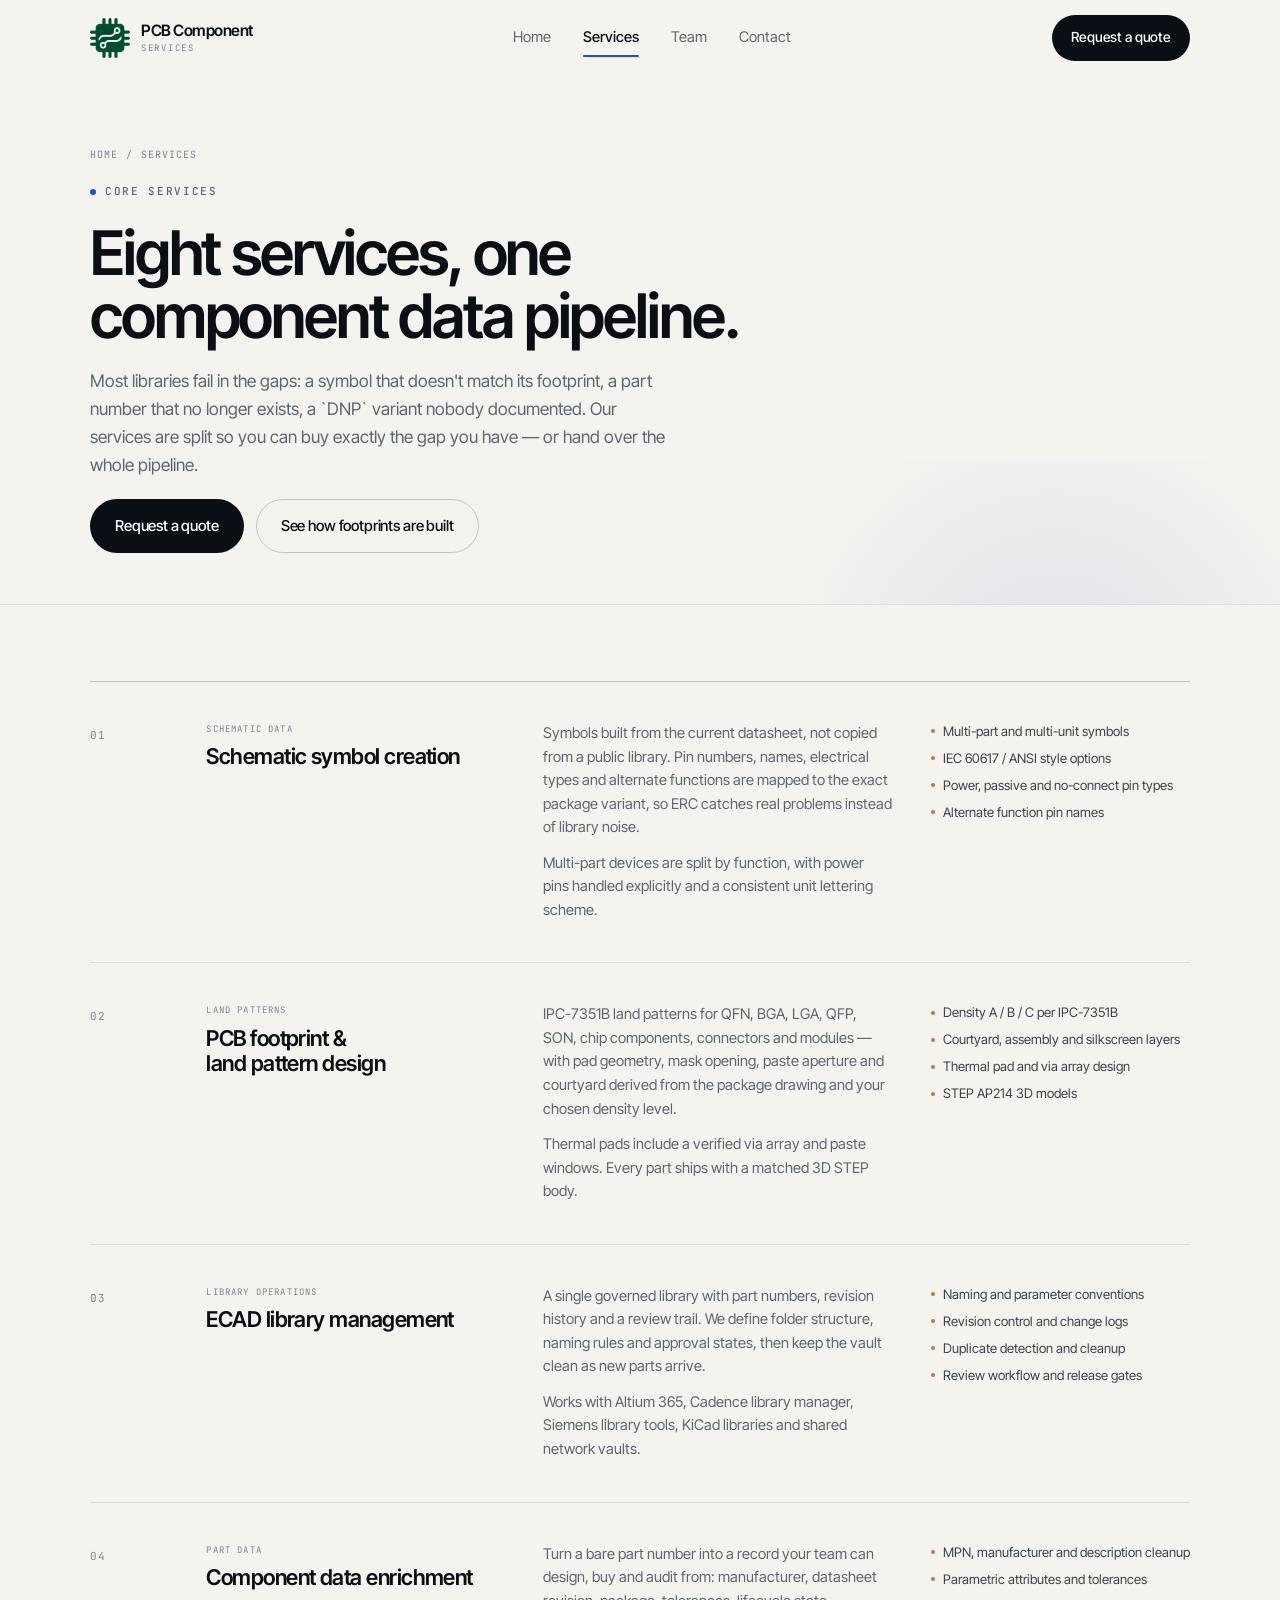
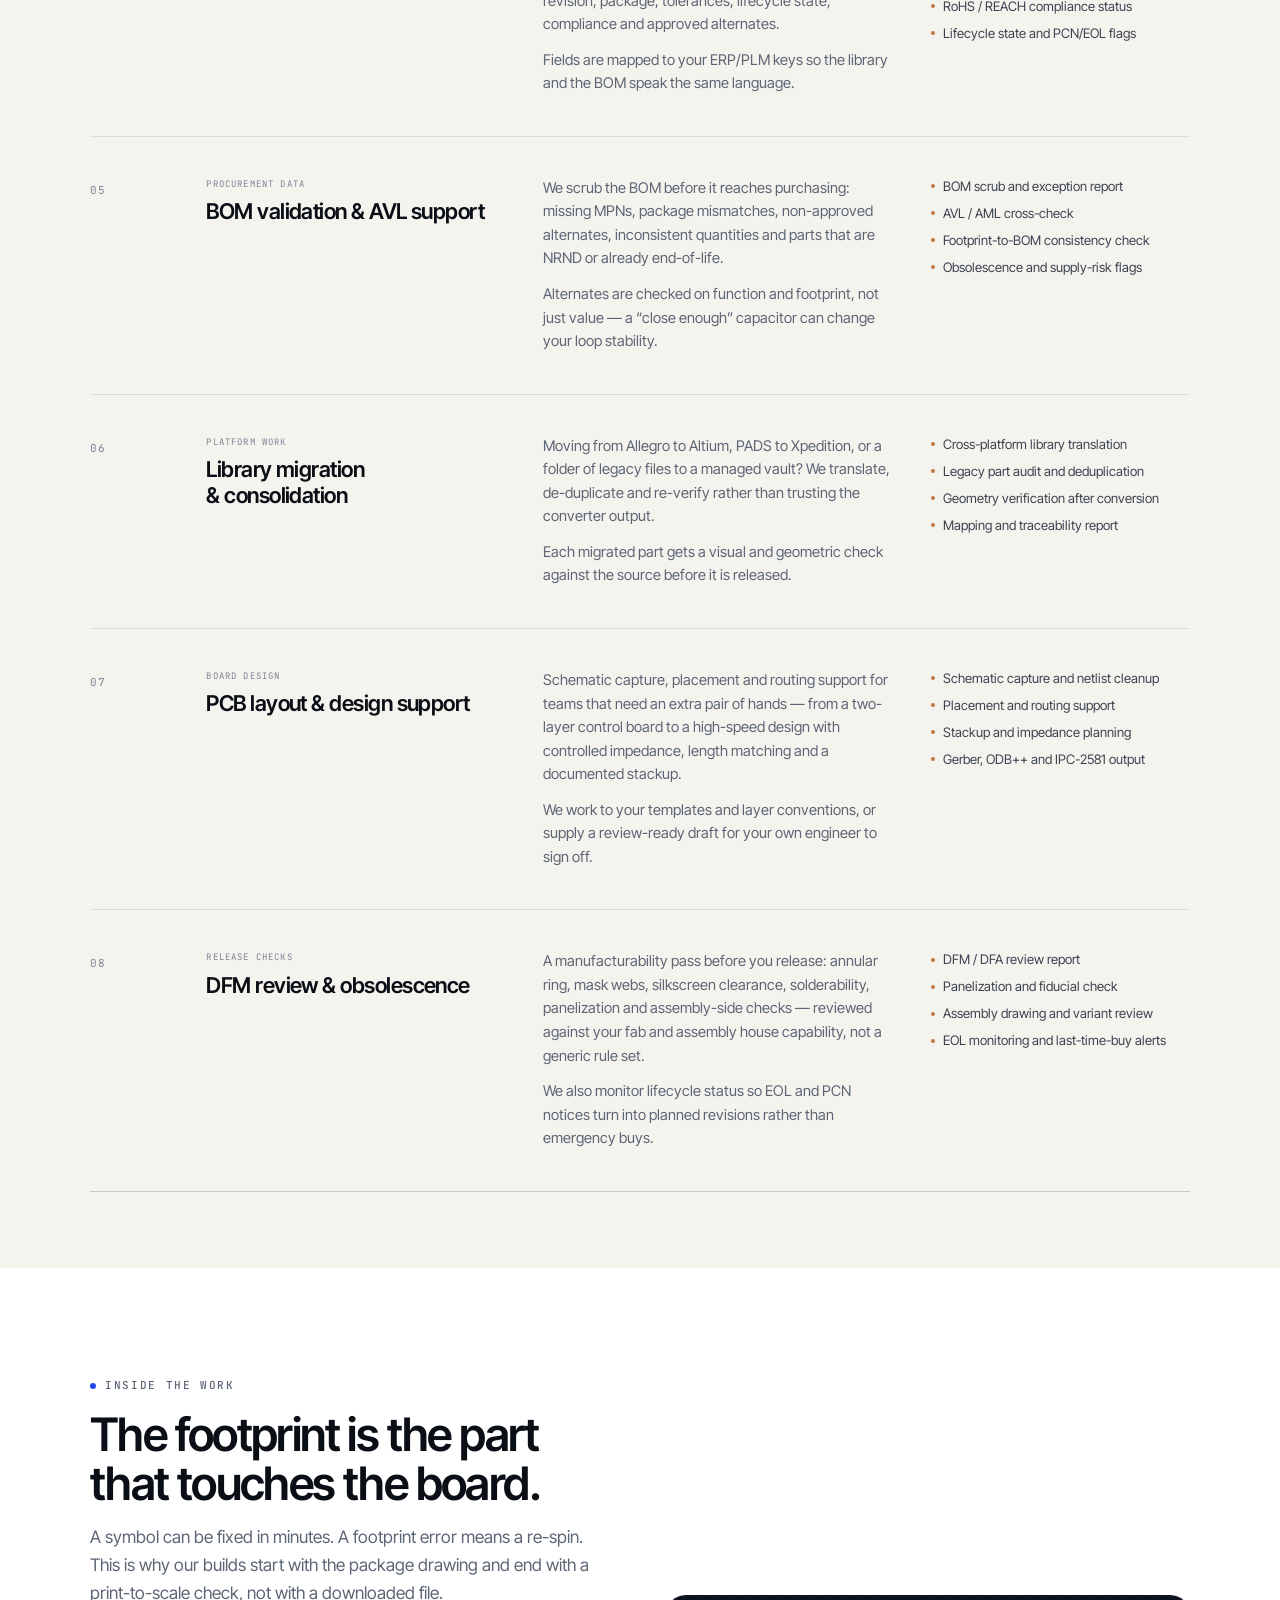
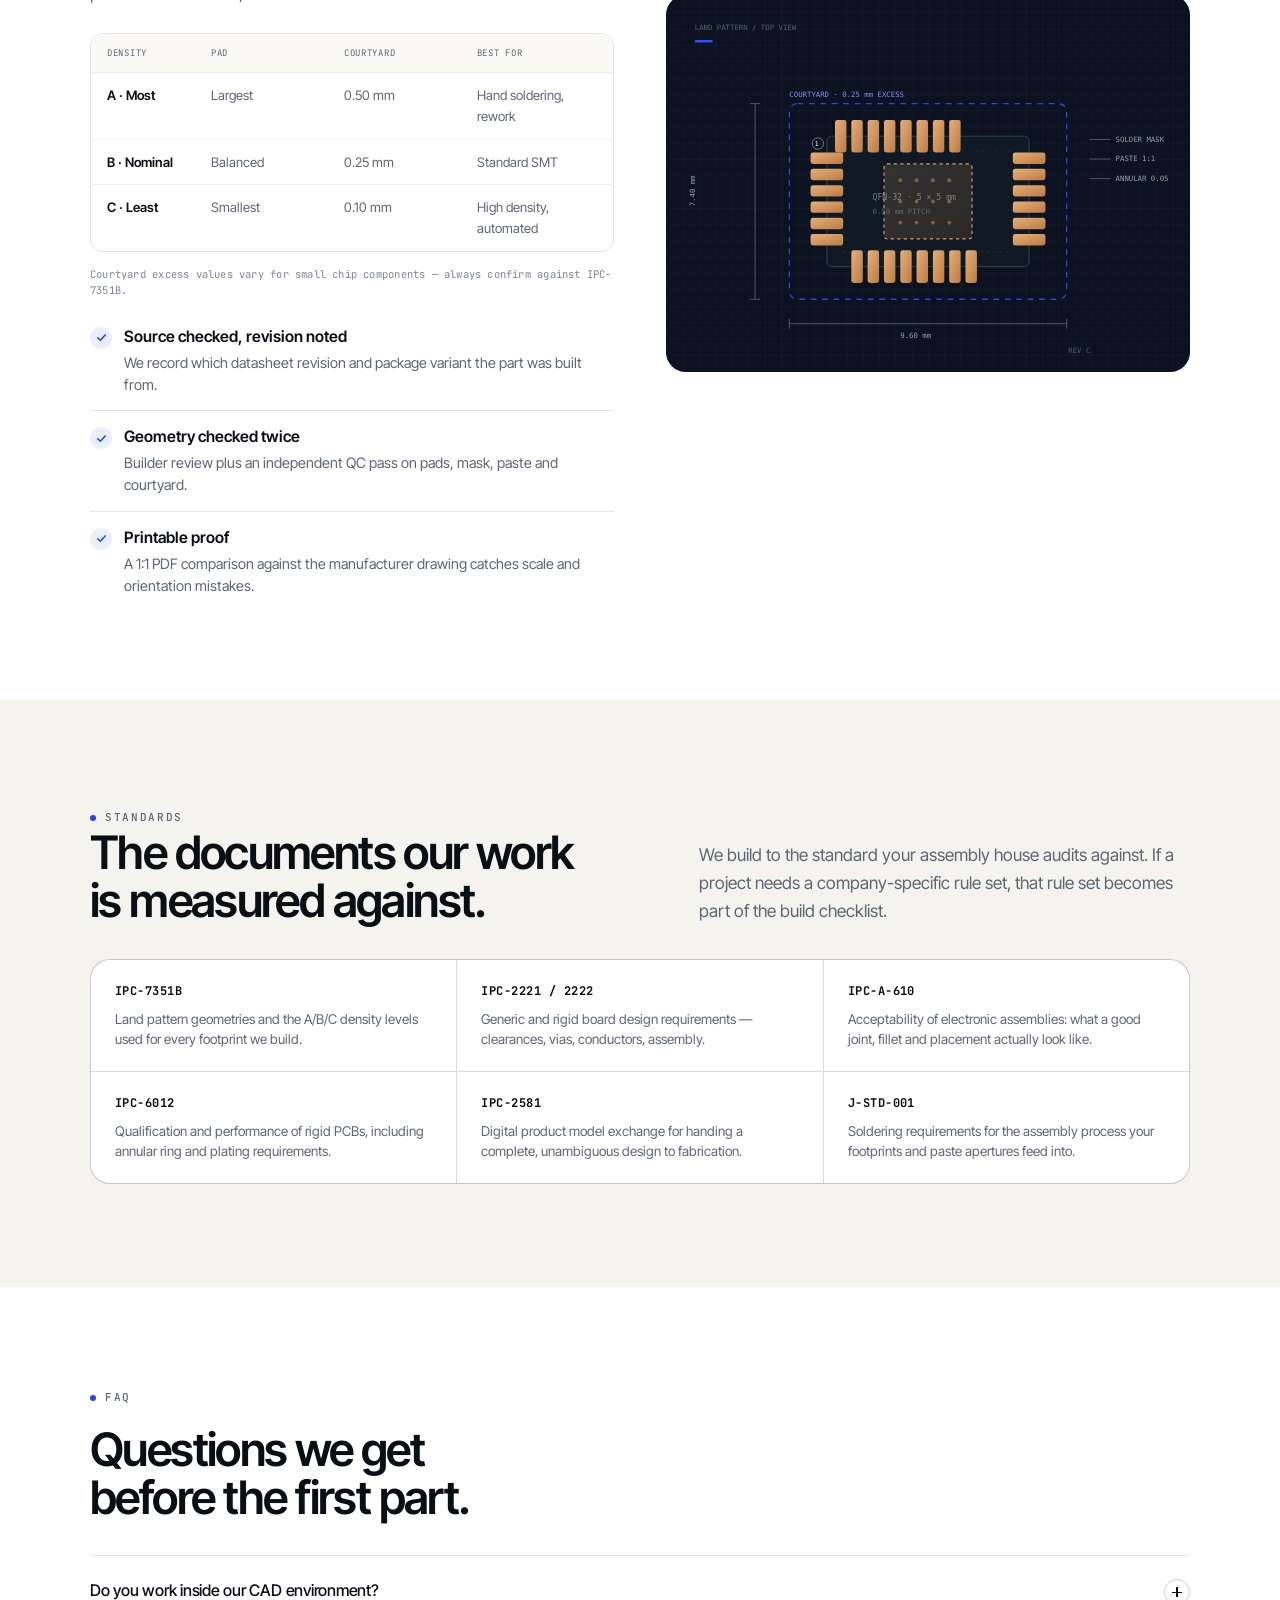
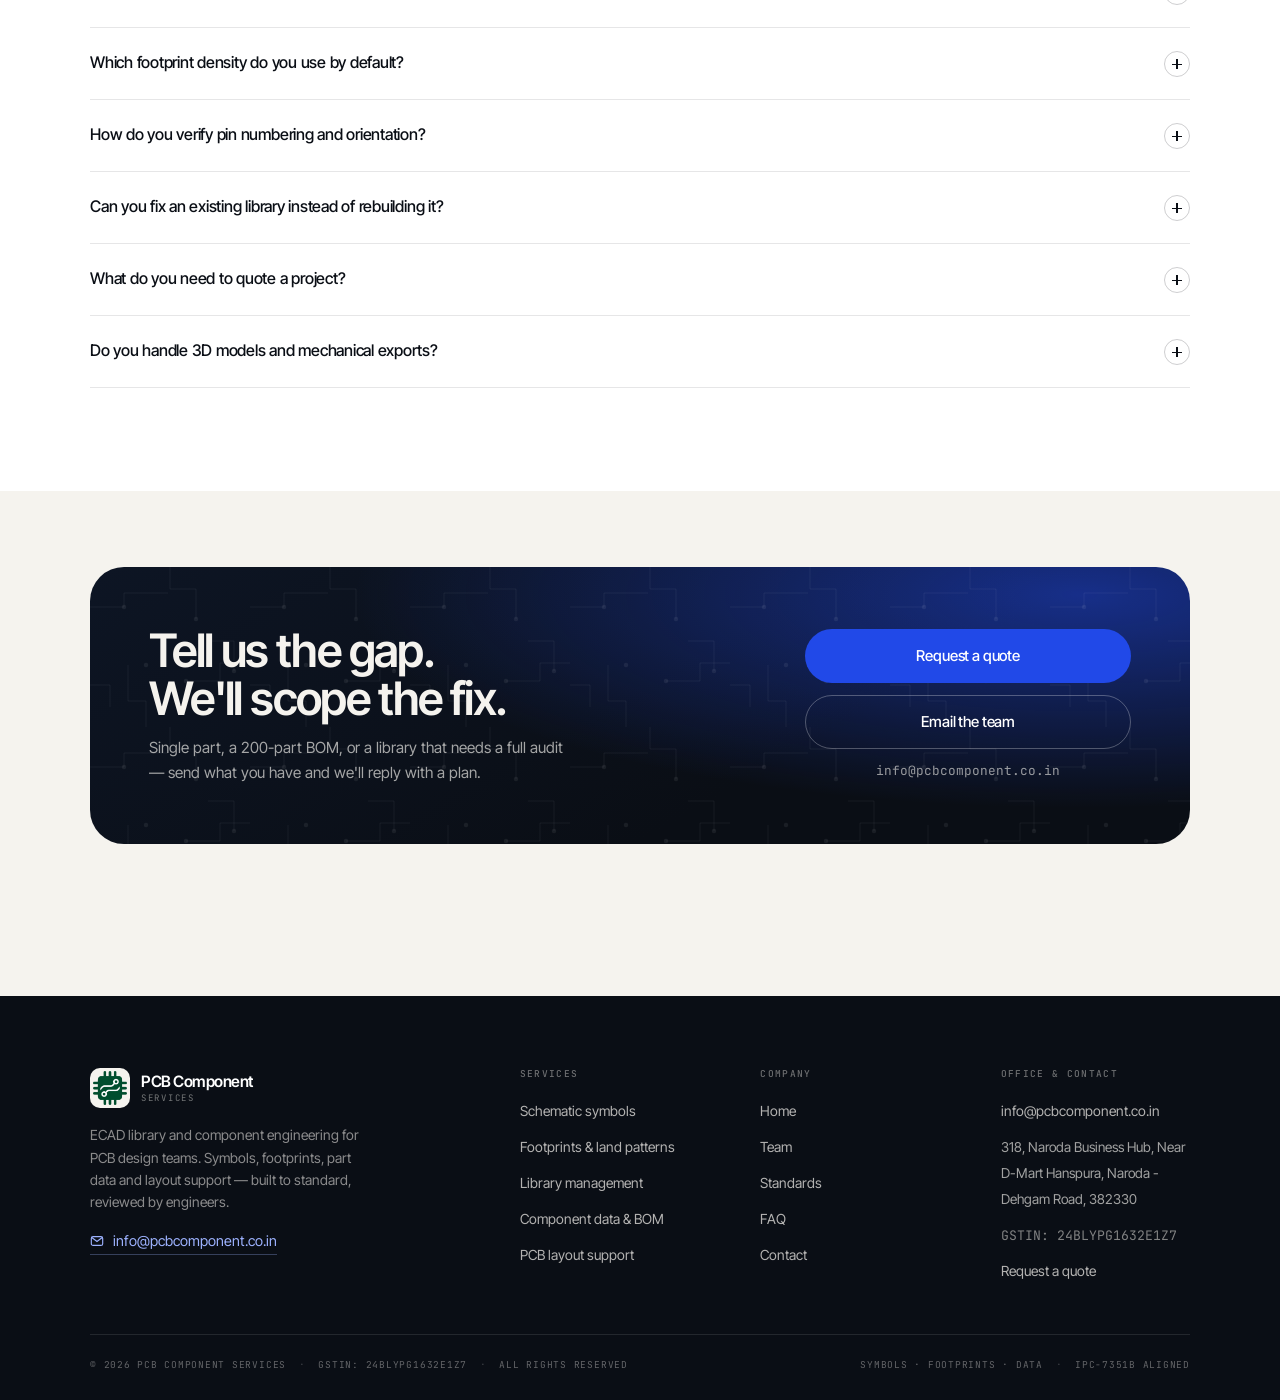
<file: services.html>
<!DOCTYPE html>
<html lang="en">
<head>
  <meta charset="utf-8">
  <meta name="viewport" content="width=device-width, initial-scale=1">
  <title>Services — PCB Component Services</title>
  <meta name="description" content="Schematic symbols, IPC-7351B footprints, ECAD library management, component data enrichment, BOM/AVL validation, migration, PCB layout support and DFM review.">
  <link rel="icon" href="assets/img/logo-mark.png" type="image/png">
  <link rel="preconnect" href="https://fonts.googleapis.com">
  <link rel="preconnect" href="https://fonts.gstatic.com" crossorigin>
  <link href="https://fonts.googleapis.com/css2?family=Inter+Tight:ital,wght@0,400;0,500;0,600;0,700;1,400&family=JetBrains+Mono:wght@400;500&display=swap" rel="stylesheet">
  <link rel="stylesheet" href="assets/css/style.css">
</head>
<body>
  <a class="skip-link" href="#main">Skip to content</a>

  <header class="site-header">
    <div class="container header-inner">
      <a class="brand" href="index.html" aria-label="PCB Component Services — home">
        <img src="assets/img/logo-mark.png" alt="" width="40" height="40">
        <span class="brand-text">
          <span class="brand-name">PCB Component</span>
          <span class="brand-sub">Services</span>
        </span>
      </a>
      <nav class="nav" id="primary-nav" aria-label="Primary">
        <a href="index.html">Home</a>
        <a href="services.html" aria-current="page">Services</a>
        <a href="team.html">Team</a>
        <a href="contact.html">Contact</a>
        <a class="btn btn--primary btn--sm" href="contact.html">Request a quote</a>
      </nav>
      <div class="header-actions">
        <a class="btn btn--primary btn--sm" href="contact.html">Request a quote</a>
        <button class="nav-toggle" type="button" aria-expanded="false" aria-controls="primary-nav" aria-label="Open menu">
          <span></span>
        </button>
      </div>
    </div>
  </header>

  <main id="main">
    <section class="page-hero">
      <div class="container">
        <nav class="breadcrumb" aria-label="Breadcrumb">
          <a href="index.html">Home</a>
          <span aria-hidden="true">/</span>
          <span>Services</span>
        </nav>
        <span class="eyebrow">Core services</span>
        <h1>Eight services, one component data pipeline.</h1>
        <p class="lede">
          Most libraries fail in the gaps: a symbol that doesn't match its footprint, a part number
          that no longer exists, a `DNP` variant nobody documented. Our services are split so you can
          buy exactly the gap you have — or hand over the whole pipeline.
        </p>
        <div class="page-hero-actions">
          <a class="btn btn--primary" href="contact.html">Request a quote</a>
          <a class="btn btn--ghost" href="#footprints">See how footprints are built</a>
        </div>
      </div>
    </section>

    <!-- ================= SERVICE LIST ================= -->
    <section class="section section--tight">
      <div class="container">
        <div class="svc-list">

          <article class="svc" id="symbols" data-reveal>
            <div class="svc-num">01</div>
            <div class="svc-title">
              <span class="mono-label">Schematic data</span>
              <h3>Schematic symbol creation</h3>
            </div>
            <div class="svc-desc">
              <p>
                Symbols built from the current datasheet, not copied from a public library. Pin
                numbers, names, electrical types and alternate functions are mapped to the exact
                package variant, so ERC catches real problems instead of library noise.
              </p>
              <p>Multi-part devices are split by function, with power pins handled explicitly and a consistent unit lettering scheme.</p>
            </div>
            <ul class="svc-deliverables">
              <li>Multi-part and multi-unit symbols</li>
              <li>IEC 60617 / ANSI style options</li>
              <li>Power, passive and no-connect pin types</li>
              <li>Alternate function pin names</li>
            </ul>
          </article>

          <article class="svc" id="footprints" data-reveal>
            <div class="svc-num">02</div>
            <div class="svc-title">
              <span class="mono-label">Land patterns</span>
              <h3>PCB footprint &amp; land pattern design</h3>
            </div>
            <div class="svc-desc">
              <p>
                IPC-7351B land patterns for QFN, BGA, LGA, QFP, SON, chip components, connectors
                and modules — with pad geometry, mask opening, paste aperture and courtyard derived
                from the package drawing and your chosen density level.
              </p>
              <p>Thermal pads include a verified via array and paste windows. Every part ships with a matched 3D STEP body.</p>
            </div>
            <ul class="svc-deliverables">
              <li>Density A / B / C per IPC-7351B</li>
              <li>Courtyard, assembly and silkscreen layers</li>
              <li>Thermal pad and via array design</li>
              <li>STEP AP214 3D models</li>
            </ul>
          </article>

          <article class="svc" id="libraries" data-reveal>
            <div class="svc-num">03</div>
            <div class="svc-title">
              <span class="mono-label">Library operations</span>
              <h3>ECAD library management</h3>
            </div>
            <div class="svc-desc">
              <p>
                A single governed library with part numbers, revision history and a review trail.
                We define folder structure, naming rules and approval states, then keep the vault
                clean as new parts arrive.
              </p>
              <p>Works with Altium 365, Cadence library manager, Siemens library tools, KiCad libraries and shared network vaults.</p>
            </div>
            <ul class="svc-deliverables">
              <li>Naming and parameter conventions</li>
              <li>Revision control and change logs</li>
              <li>Duplicate detection and cleanup</li>
              <li>Review workflow and release gates</li>
            </ul>
          </article>

          <article class="svc" id="data" data-reveal>
            <div class="svc-num">04</div>
            <div class="svc-title">
              <span class="mono-label">Part data</span>
              <h3>Component data enrichment</h3>
            </div>
            <div class="svc-desc">
              <p>
                Turn a bare part number into a record your team can design, buy and audit from:
                manufacturer, datasheet revision, package, tolerances, lifecycle state, compliance
                and approved alternates.
              </p>
              <p>Fields are mapped to your ERP/PLM keys so the library and the BOM speak the same language.</p>
            </div>
            <ul class="svc-deliverables">
              <li>MPN, manufacturer and description cleanup</li>
              <li>Parametric attributes and tolerances</li>
              <li>RoHS / REACH compliance status</li>
              <li>Lifecycle state and PCN/EOL flags</li>
            </ul>
          </article>

          <article class="svc" id="bom" data-reveal>
            <div class="svc-num">05</div>
            <div class="svc-title">
              <span class="mono-label">Procurement data</span>
              <h3>BOM validation &amp; AVL support</h3>
            </div>
            <div class="svc-desc">
              <p>
                We scrub the BOM before it reaches purchasing: missing MPNs, package mismatches,
                non-approved alternates, inconsistent quantities and parts that are NRND or already
                end-of-life.
              </p>
              <p>Alternates are checked on function and footprint, not just value — a “close enough” capacitor can change your loop stability.</p>
            </div>
            <ul class="svc-deliverables">
              <li>BOM scrub and exception report</li>
              <li>AVL / AML cross-check</li>
              <li>Footprint-to-BOM consistency check</li>
              <li>Obsolescence and supply-risk flags</li>
            </ul>
          </article>

          <article class="svc" id="migration" data-reveal>
            <div class="svc-num">06</div>
            <div class="svc-title">
              <span class="mono-label">Platform work</span>
              <h3>Library migration &amp; consolidation</h3>
            </div>
            <div class="svc-desc">
              <p>
                Moving from Allegro to Altium, PADS to Xpedition, or a folder of legacy files to a
                managed vault? We translate, de-duplicate and re-verify rather than trusting the
                converter output.
              </p>
              <p>Each migrated part gets a visual and geometric check against the source before it is released.</p>
            </div>
            <ul class="svc-deliverables">
              <li>Cross-platform library translation</li>
              <li>Legacy part audit and deduplication</li>
              <li>Geometry verification after conversion</li>
              <li>Mapping and traceability report</li>
            </ul>
          </article>

          <article class="svc" id="layout" data-reveal>
            <div class="svc-num">07</div>
            <div class="svc-title">
              <span class="mono-label">Board design</span>
              <h3>PCB layout &amp; design support</h3>
            </div>
            <div class="svc-desc">
              <p>
                Schematic capture, placement and routing support for teams that need an extra pair
                of hands — from a two-layer control board to a high-speed design with controlled
                impedance, length matching and a documented stackup.
              </p>
              <p>We work to your templates and layer conventions, or supply a review-ready draft for your own engineer to sign off.</p>
            </div>
            <ul class="svc-deliverables">
              <li>Schematic capture and netlist cleanup</li>
              <li>Placement and routing support</li>
              <li>Stackup and impedance planning</li>
              <li>Gerber, ODB++ and IPC-2581 output</li>
            </ul>
          </article>

          <article class="svc" id="dfm" data-reveal>
            <div class="svc-num">08</div>
            <div class="svc-title">
              <span class="mono-label">Release checks</span>
              <h3>DFM review &amp; obsolescence</h3>
            </div>
            <div class="svc-desc">
              <p>
                A manufacturability pass before you release: annular ring, mask webs, silkscreen
                clearance, solderability, panelization and assembly-side checks — reviewed against
                your fab and assembly house capability, not a generic rule set.
              </p>
              <p>We also monitor lifecycle status so EOL and PCN notices turn into planned revisions rather than emergency buys.</p>
            </div>
            <ul class="svc-deliverables">
              <li>DFM / DFA review report</li>
              <li>Panelization and fiducial check</li>
              <li>Assembly drawing and variant review</li>
              <li>EOL monitoring and last-time-buy alerts</li>
            </ul>
          </article>

        </div>
      </div>
    </section>

    <!-- ================= FOOTPRINT DEEP DIVE ================= -->
    <section class="section section--surface" aria-labelledby="deep-dive-title">
      <div class="container">
        <div class="deep-dive">
          <div>
            <span class="eyebrow">Inside the work</span>
            <h2 id="deep-dive-title" style="margin-top:14px">The footprint is the part that touches the board.</h2>
            <p class="lede" style="margin-top:16px">
              A symbol can be fixed in minutes. A footprint error means a re-spin. This is why our
              builds start with the package drawing and end with a print-to-scale check, not with a
              downloaded file.
            </p>

            <div class="density-table" style="margin-top:26px">
              <div class="density-row density-row--head">
                <span>Density</span><span>Pad</span><span>Courtyard</span><span>Best for</span>
              </div>
              <div class="density-row">
                <strong>A · Most</strong><span>Largest</span><span>0.50 mm</span><span>Hand soldering, rework</span>
              </div>
              <div class="density-row">
                <strong>B · Nominal</strong><span>Balanced</span><span>0.25 mm</span><span>Standard SMT</span>
              </div>
              <div class="density-row">
                <strong>C · Least</strong><span>Smallest</span><span>0.10 mm</span><span>High density, automated</span>
              </div>
            </div>
            <p class="mono-label" style="margin-top:14px;text-transform:none;letter-spacing:.02em">
              Courtyard excess values vary for small chip components — always confirm against IPC-7351B.
            </p>

            <ul class="checklist" style="margin-top:26px">
              <li>
                <span class="check-icon"><svg viewBox="0 0 12 12" fill="none" aria-hidden="true"><path d="M2 6.4 4.8 9 10 3.2" stroke="currentColor" stroke-width="1.7" stroke-linecap="round" stroke-linejoin="round"/></svg></span>
                <div>
                  <strong>Source checked, revision noted</strong>
                  <p>We record which datasheet revision and package variant the part was built from.</p>
                </div>
              </li>
              <li>
                <span class="check-icon"><svg viewBox="0 0 12 12" fill="none" aria-hidden="true"><path d="M2 6.4 4.8 9 10 3.2" stroke="currentColor" stroke-width="1.7" stroke-linecap="round" stroke-linejoin="round"/></svg></span>
                <div>
                  <strong>Geometry checked twice</strong>
                  <p>Builder review plus an independent QC pass on pads, mask, paste and courtyard.</p>
                </div>
              </li>
              <li>
                <span class="check-icon"><svg viewBox="0 0 12 12" fill="none" aria-hidden="true"><path d="M2 6.4 4.8 9 10 3.2" stroke="currentColor" stroke-width="1.7" stroke-linecap="round" stroke-linejoin="round"/></svg></span>
                <div>
                  <strong>Printable proof</strong>
                  <p>A 1:1 PDF comparison against the manufacturer drawing catches scale and orientation mistakes.</p>
                </div>
              </li>
            </ul>
          </div>

          <div class="deep-dive-art">
            <img src="assets/img/art-footprint.svg" alt="Land pattern drawing with pads, courtyard, thermal pad and dimension callouts" width="640" height="460" loading="lazy">
          </div>
        </div>
      </div>
    </section>

    <!-- ================= STANDARDS ================= -->
    <section class="section" id="standards">
      <div class="container">
        <div class="section-head section-head--split" data-reveal>
          <div>
            <span class="eyebrow">Standards</span>
            <h2>The documents our work is measured against.</h2>
          </div>
          <p class="lede">
            We build to the standard your assembly house audits against. If a project needs a
            company-specific rule set, that rule set becomes part of the build checklist.
          </p>
        </div>

        <div class="standards" style="margin-top:34px" data-reveal>
          <div class="standard">
            <strong>IPC-7351B</strong>
            <span>Land pattern geometries and the A/B/C density levels used for every footprint we build.</span>
          </div>
          <div class="standard">
            <strong>IPC-2221 / 2222</strong>
            <span>Generic and rigid board design requirements — clearances, vias, conductors, assembly.</span>
          </div>
          <div class="standard">
            <strong>IPC-A-610</strong>
            <span>Acceptability of electronic assemblies: what a good joint, fillet and placement actually look like.</span>
          </div>
          <div class="standard">
            <strong>IPC-6012</strong>
            <span>Qualification and performance of rigid PCBs, including annular ring and plating requirements.</span>
          </div>
          <div class="standard">
            <strong>IPC-2581</strong>
            <span>Digital product model exchange for handing a complete, unambiguous design to fabrication.</span>
          </div>
          <div class="standard">
            <strong>J-STD-001</strong>
            <span>Soldering requirements for the assembly process your footprints and paste apertures feed into.</span>
          </div>
        </div>
      </div>
    </section>

    <!-- ================= FAQ ================= -->
    <section class="section section--surface" id="faq">
      <div class="container">
        <div class="section-head" data-reveal>
          <span class="eyebrow">FAQ</span>
          <h2>Questions we get before the first part.</h2>
        </div>

        <div class="faq" style="margin-top:34px" data-reveal>
          <div class="faq-item">
            <button class="faq-button" type="button" aria-expanded="false" aria-controls="faq-1">
              Do you work inside our CAD environment?
              <span class="faq-icon" aria-hidden="true"></span>
            </button>
            <div class="faq-panel" id="faq-1">
              <p>No remote access is needed. You send the template, library conventions and the part list; we build in the matching tool and deliver native library files, a change log and a review report. If you use a managed vault such as Altium 365, we can work to its folder and parameter structure.</p>
            </div>
          </div>
          <div class="faq-item">
            <button class="faq-button" type="button" aria-expanded="false" aria-controls="faq-2">
              Which footprint density do you use by default?
              <span class="faq-icon" aria-hidden="true"></span>
            </button>
            <div class="faq-panel" id="faq-2">
              <p>Density B (nominal) unless you tell us otherwise. If the board is hand-assembled or will see rework, A is safer; if you are pushing density on a compact design, C saves space at the cost of rework access. The choice is recorded per part.</p>
            </div>
          </div>
          <div class="faq-item">
            <button class="faq-button" type="button" aria-expanded="false" aria-controls="faq-3">
              How do you verify pin numbering and orientation?
              <span class="faq-icon" aria-hidden="true"></span>
            </button>
            <div class="faq-panel" id="faq-3">
              <p>We cross-check the pin table, package drawing, top-view marking and, where available, the manufacturer's recommended land pattern. Pin 1 is marked in copper, silkscreen and the 3D body. A second engineer repeats the check before release, and the source revision is logged in the part record.</p>
            </div>
          </div>
          <div class="faq-item">
            <button class="faq-button" type="button" aria-expanded="false" aria-controls="faq-4">
              Can you fix an existing library instead of rebuilding it?
              <span class="faq-icon" aria-hidden="true"></span>
            </button>
            <div class="faq-panel" id="faq-4">
              <p>Yes. We start with an audit: geometry against the datasheet, naming consistency, duplicate parts, missing 3D models and lifecycle status. You get a prioritised defect list with an estimate, then we repair what matters and version the changes.</p>
            </div>
          </div>
          <div class="faq-item">
            <button class="faq-button" type="button" aria-expanded="false" aria-controls="faq-5">
              What do you need to quote a project?
              <span class="faq-icon" aria-hidden="true"></span>
            </button>
            <div class="faq-panel" id="faq-5">
              <p>The CAD tool and version, the part list or datasheets, your density preference, any library template or naming rules, and your deadline. For layout work, add the schematic, mechanical constraints and board outline. A 20-part quote normally comes back the same day.</p>
            </div>
          </div>
          <div class="faq-item">
            <button class="faq-button" type="button" aria-expanded="false" aria-controls="faq-6">
              Do you handle 3D models and mechanical exports?
              <span class="faq-icon" aria-hidden="true"></span>
            </button>
            <div class="faq-panel" id="faq-6">
              <p>Yes — STEP AP214 bodies matched to the footprint origin and orientation, with the body checked against the package drawing. This keeps enclosure clearance checks and connector height conflicts meaningful in the mechanical assembly.</p>
            </div>
          </div>
        </div>
      </div>
    </section>

    <!-- ================= CTA ================= -->
    <section class="section section--tight">
      <div class="container">
        <div class="cta-band" data-reveal>
          <div class="cta-band-inner">
            <div>
              <h2>Tell us the gap. We'll scope the fix.</h2>
              <p>Single part, a 200-part BOM, or a library that needs a full audit — send what you have and we'll reply with a plan.</p>
            </div>
            <div class="cta-actions">
              <a class="btn btn--blue" href="contact.html">Request a quote</a>
              <a class="btn btn--on-dark" href="mailto:info@pcbcomponent.co.in">Email the team</a>
              <a class="cta-email" href="mailto:info@pcbcomponent.co.in">info@pcbcomponent.co.in</a>
            </div>
          </div>
        </div>
      </div>
    </section>
  </main>

  <footer class="site-footer">
    <div class="container">
      <div class="footer-grid">
        <div class="footer-brand">
          <a class="brand" href="index.html" aria-label="PCB Component Services — home">
            <img src="assets/img/logo-mark.png" alt="" width="40" height="40">
            <span class="brand-text">
              <span class="brand-name">PCB Component</span>
              <span class="brand-sub">Services</span>
            </span>
          </a>
          <p>ECAD library and component engineering for PCB design teams. Symbols, footprints, part data and layout support — built to standard, reviewed by engineers.</p>
          <a class="footer-mail" href="mailto:info@pcbcomponent.co.in">
            <svg width="14" height="14" viewBox="0 0 16 16" fill="none" aria-hidden="true"><rect x="1.5" y="3" width="13" height="10" rx="2" stroke="currentColor" stroke-width="1.3"/><path d="m2 4 6 4.5L14 4" stroke="currentColor" stroke-width="1.3" stroke-linecap="round"/></svg>
            info@pcbcomponent.co.in
          </a>
        </div>
        <div class="footer-col">
          <h4>Services</h4>
          <ul>
            <li><a href="services.html#symbols">Schematic symbols</a></li>
            <li><a href="services.html#footprints">Footprints &amp; land patterns</a></li>
            <li><a href="services.html#libraries">Library management</a></li>
            <li><a href="services.html#data">Component data &amp; BOM</a></li>
            <li><a href="services.html#layout">PCB layout support</a></li>
          </ul>
        </div>
        <div class="footer-col">
          <h4>Company</h4>
          <ul>
            <li><a href="index.html">Home</a></li>
            <li><a href="team.html">Team</a></li>
            <li><a href="services.html#standards">Standards</a></li>
            <li><a href="services.html#faq">FAQ</a></li>
            <li><a href="contact.html">Contact</a></li>
          </ul>
        </div>
        <div class="footer-col">
          <h4>Office &amp; Contact</h4>
          <ul>
            <li><a href="mailto:info@pcbcomponent.co.in">info@pcbcomponent.co.in</a></li>
            <li><span style="font-size:.85rem;line-height:1.5;color:rgba(245,243,238,.65)">318, Naroda Business Hub, Near D-Mart Hanspura, Naroda - Dehgam Road, 382330</span></li>
            <li><span style="font-size:.82rem;color:rgba(245,243,238,.5);font-family:var(--mono)">GSTIN: 24BLYPG1632E1Z7</span></li>
            <li><a href="contact.html">Request a quote</a></li>
          </ul>
        </div>
      </div>
      <div class="footer-bottom">
        <span>© <span data-year>2026</span> PCB Component Services <span class="dot">·</span> GSTIN: 24BLYPG1632E1Z7 <span class="dot">·</span> All rights reserved</span>
        <span>Symbols · Footprints · Data <span class="dot">·</span> IPC-7351B aligned</span>
      </div>
    </div>
  </footer>

  <script src="assets/js/main.js" defer></script>
</body>
</html>
</file>
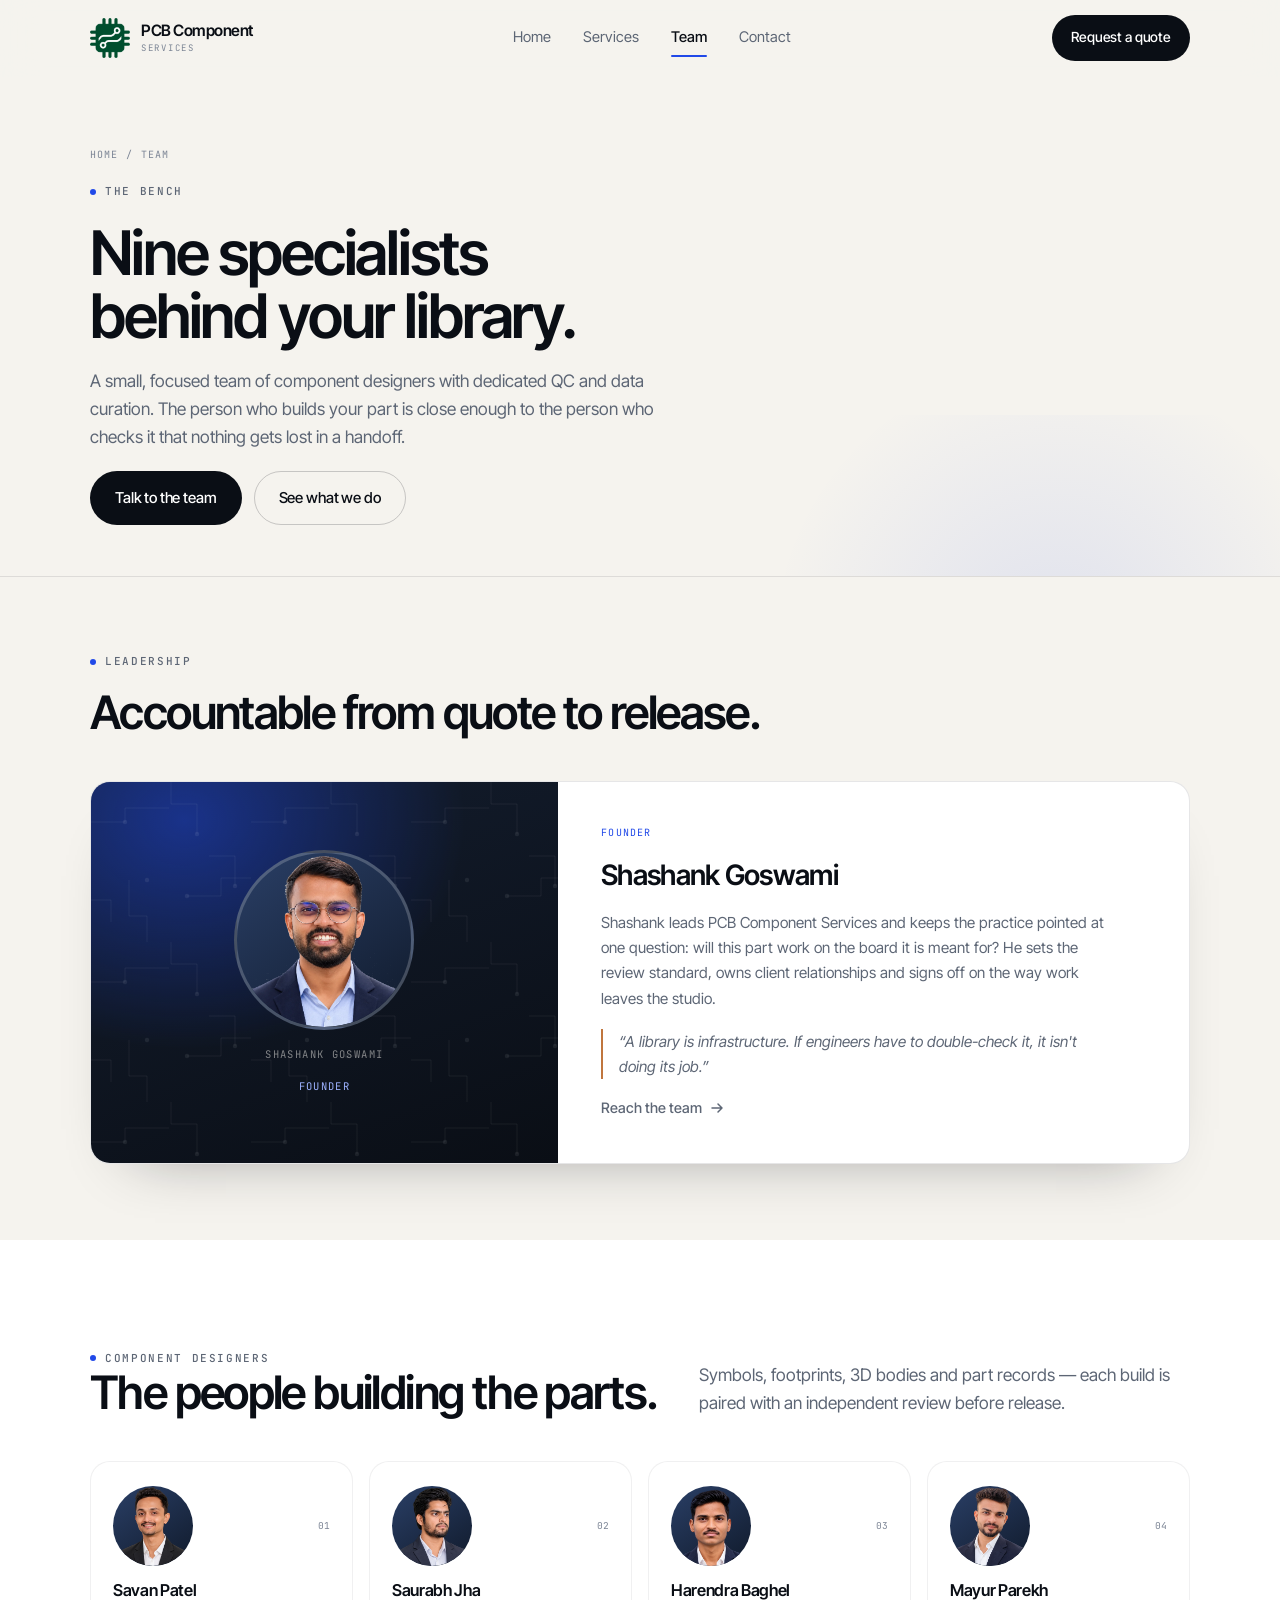
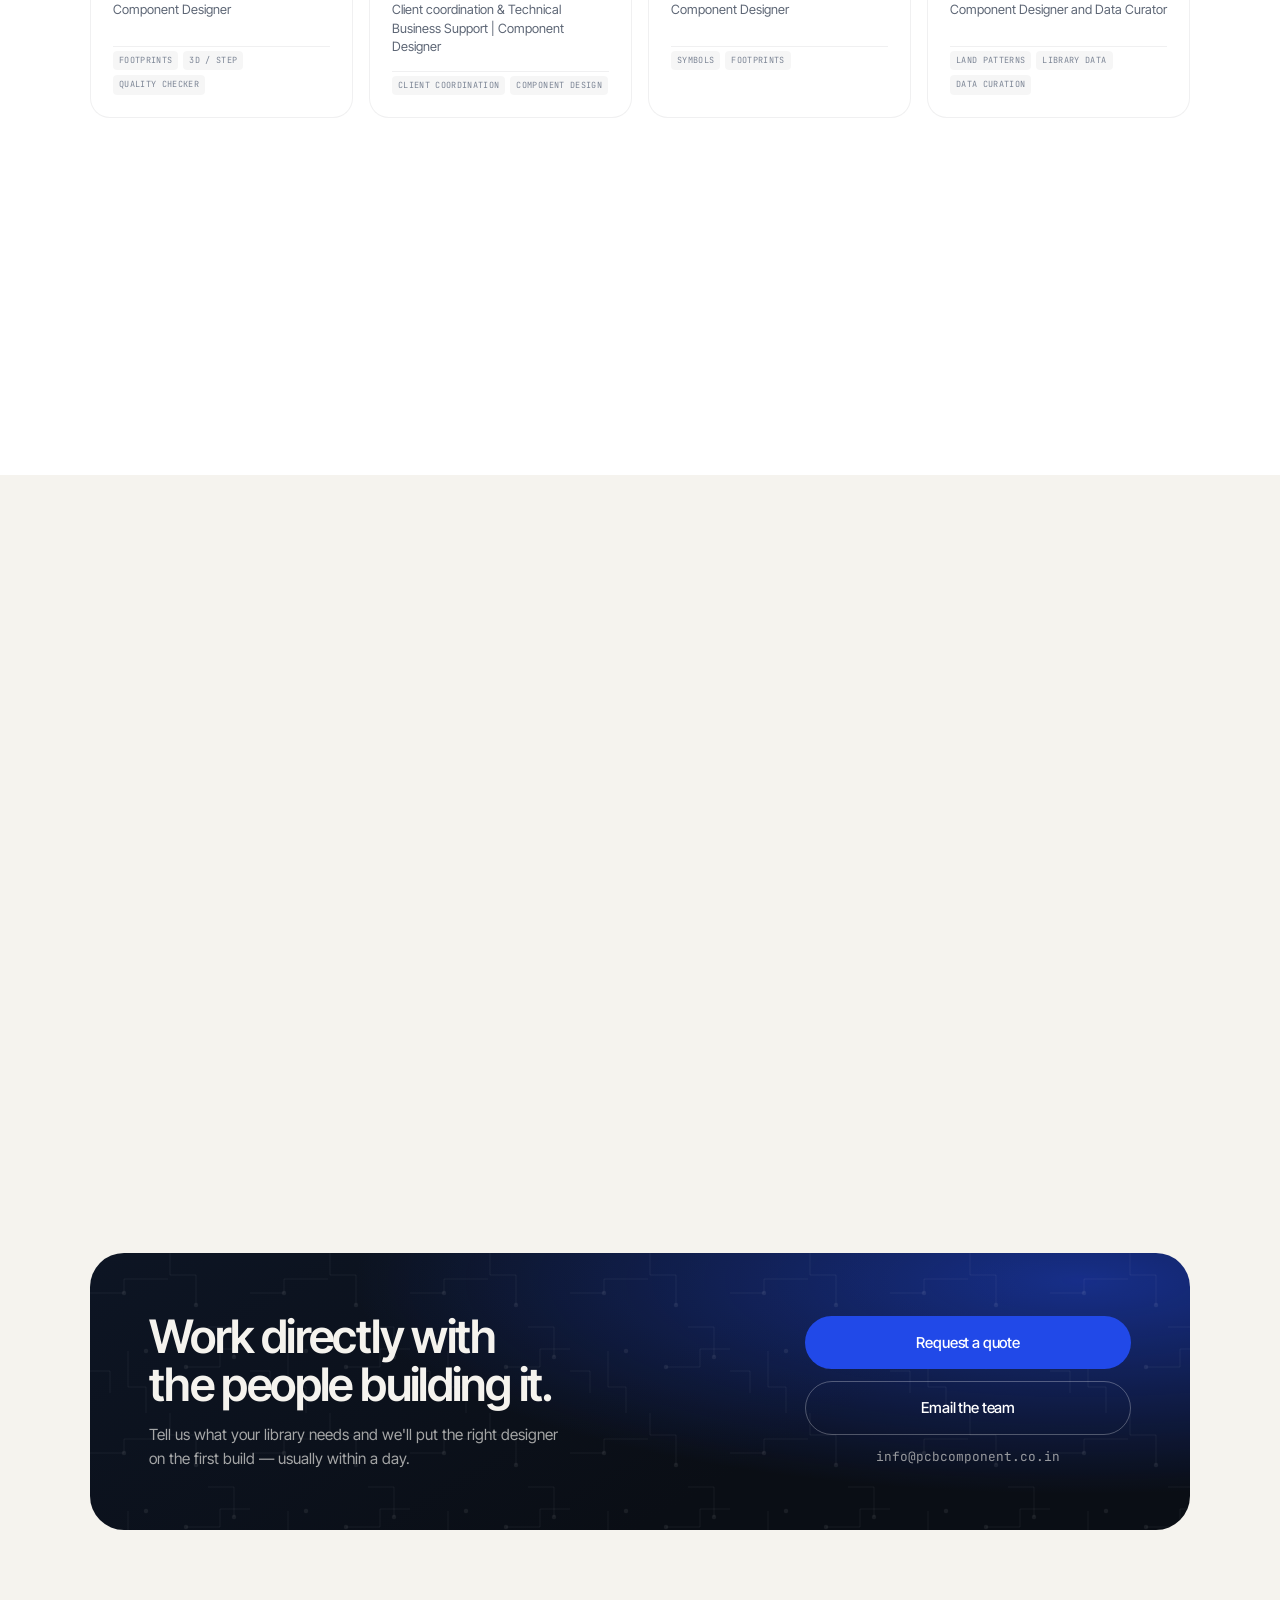
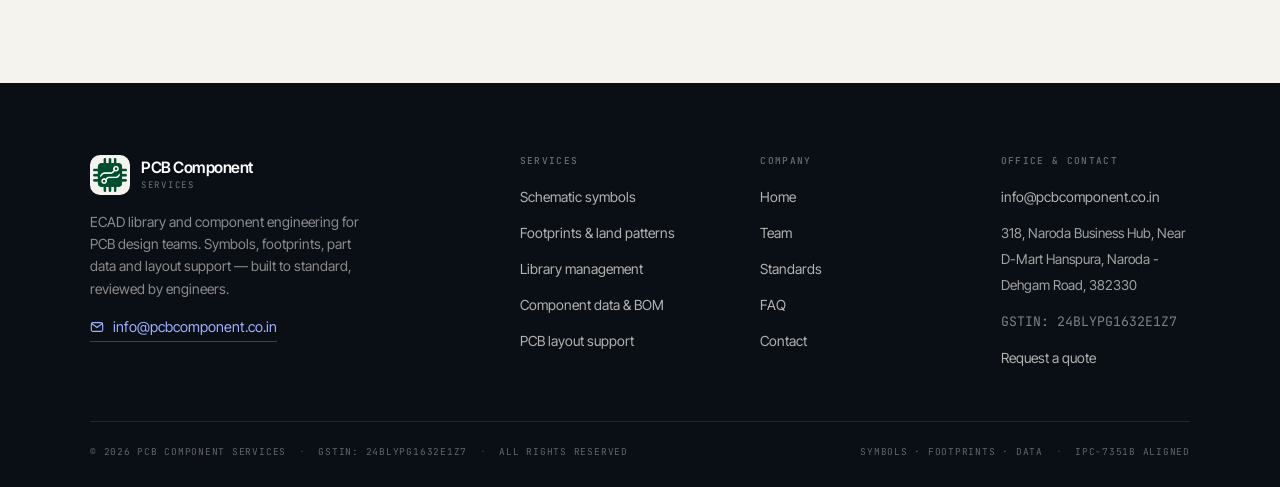
<file: team.html>
<!DOCTYPE html>
<html lang="en">
<head>
  <meta charset="utf-8">
  <meta name="viewport" content="width=device-width, initial-scale=1">
  <title>Team — PCB Component Services</title>
  <meta name="description" content="Meet the PCB Component Services team: component designers, QC and data curation, led by Founder Shashank Goswami.">
  <link rel="icon" href="assets/img/logo-mark.png" type="image/png">
  <link rel="preconnect" href="https://fonts.googleapis.com">
  <link rel="preconnect" href="https://fonts.gstatic.com" crossorigin>
  <link href="https://fonts.googleapis.com/css2?family=Inter+Tight:ital,wght@0,400;0,500;0,600;0,700;1,400&family=JetBrains+Mono:wght@400;500&display=swap" rel="stylesheet">
  <link rel="stylesheet" href="assets/css/style.css">
</head>
<body>
  <a class="skip-link" href="#main">Skip to content</a>

  <header class="site-header">
    <div class="container header-inner">
      <a class="brand" href="index.html" aria-label="PCB Component Services — home">
        <img src="assets/img/logo-mark.png" alt="" width="40" height="40">
        <span class="brand-text">
          <span class="brand-name">PCB Component</span>
          <span class="brand-sub">Services</span>
        </span>
      </a>
      <nav class="nav" id="primary-nav" aria-label="Primary">
        <a href="index.html">Home</a>
        <a href="services.html">Services</a>
        <a href="team.html" aria-current="page">Team</a>
        <a href="contact.html">Contact</a>
        <a class="btn btn--primary btn--sm" href="contact.html">Request a quote</a>
      </nav>
      <div class="header-actions">
        <a class="btn btn--primary btn--sm" href="contact.html">Request a quote</a>
        <button class="nav-toggle" type="button" aria-expanded="false" aria-controls="primary-nav" aria-label="Open menu">
          <span></span>
        </button>
      </div>
    </div>
  </header>

  <main id="main">
    <section class="page-hero">
      <div class="container">
        <nav class="breadcrumb" aria-label="Breadcrumb">
          <a href="index.html">Home</a>
          <span aria-hidden="true">/</span>
          <span>Team</span>
        </nav>
        <span class="eyebrow">The bench</span>
        <h1>Nine specialists behind your library.</h1>
        <p class="lede">
          A small, focused team of component designers with dedicated QC and data curation. The
          person who builds your part is close enough to the person who checks it that nothing
          gets lost in a handoff.
        </p>
        <div class="page-hero-actions">
          <a class="btn btn--primary" href="contact.html">Talk to the team</a>
          <a class="btn btn--ghost" href="services.html">See what we do</a>
        </div>
      </div>
    </section>

    <!-- ================= FOUNDER ================= -->
    <section class="section section--tight">
      <div class="container">
        <div class="section-head" data-reveal>
          <span class="eyebrow">Leadership</span>
          <h2>Accountable from quote to release.</h2>
        </div>

        <article class="ceo-card" data-reveal>
          <div class="ceo-art">
            <div class="ceo-art-inner">
              <span class="avatar avatar--lg"><img src="assets/img/shashank.webp" alt="Shashank Goswami" width="108" height="108" loading="lazy"></span>
              <span class="mono-label">Shashank Goswami</span>
              <span class="mono-label" style="color:#9db2ff">Founder</span>
            </div>
          </div>
          <div class="ceo-body">
            <span class="ceo-role">Founder</span>
            <h3>Shashank Goswami</h3>
            <p>
              Shashank leads PCB Component Services and keeps the practice pointed at one question:
              will this part work on the board it is meant for? He sets the review standard, owns
              client relationships and signs off on the way work leaves the studio.
            </p>
            <p class="ceo-quote">
              “A library is infrastructure. If engineers have to double-check it, it isn't doing its job.”
            </p>
            <a class="link-arrow" href="mailto:info@pcbcomponent.co.in">
              Reach the team
              <svg width="14" height="14" viewBox="0 0 14 14" fill="none" aria-hidden="true"><path d="M2 7h10M8 3l4 4-4 4" stroke="currentColor" stroke-width="1.5" stroke-linecap="round" stroke-linejoin="round"/></svg>
            </a>
          </div>
        </article>
      </div>
    </section>

    <!-- ================= MEMBERS ================= -->
    <section class="section section--surface">
      <div class="container">
        <div class="section-head section-head--split" data-reveal>
          <div>
            <span class="eyebrow">Component designers</span>
            <h2>The people building the parts.</h2>
          </div>
          <p class="lede">
            Symbols, footprints, 3D bodies and part records — each build is paired with an
            independent review before release.
          </p>
        </div>

        <div class="team-grid">
          <article class="member" data-reveal>
            <div class="member-top">
              <span class="avatar"><img src="assets/img/savan.webp" alt="Savan Patel" width="52" height="52" loading="lazy"></span>
              <span class="member-idx">01</span>
            </div>
            <div>
              <h4>Savan Patel</h4>
              <p class="member-role">Component Designer</p>
            </div>
            <div class="member-tags">
              <span>Footprints</span><span>3D / STEP</span><span>Quality checker</span>
            </div>
          </article>

          <article class="member" data-reveal data-reveal-delay="60">
            <div class="member-top">
              <span class="avatar"><img src="assets/img/saurabh.webp" alt="Saurabh Jha" width="52" height="52" loading="lazy"></span>
              <span class="member-idx">02</span>
            </div>
            <div>
              <h4>Saurabh Jha</h4>
              <p class="member-role">Client coordination &amp; Technical Business Support | Component Designer</p>
            </div>
            <div class="member-tags">
              <span>Client coordination</span><span>Component design</span>
            </div>
          </article>

          <article class="member" data-reveal data-reveal-delay="120">
            <div class="member-top">
              <span class="avatar"><img src="assets/img/harendra.webp" alt="Harendra Baghel" width="52" height="52" loading="lazy"></span>
              <span class="member-idx">03</span>
            </div>
            <div>
              <h4>Harendra Baghel</h4>
              <p class="member-role">Component Designer</p>
            </div>
            <div class="member-tags">
              <span>Symbols</span><span>Footprints</span>
            </div>
          </article>

          <article class="member" data-reveal data-reveal-delay="180">
            <div class="member-top">
              <span class="avatar"><img src="assets/img/mayur.webp" alt="Mayur Parekh" width="52" height="52" loading="lazy"></span>
              <span class="member-idx">04</span>
            </div>
            <div>
              <h4>Mayur Parekh</h4>
              <p class="member-role">Component Designer and Data Curator</p>
            </div>
            <div class="member-tags">
              <span>Land patterns</span><span>Library data</span><span>Data curation</span>
            </div>
          </article>

          <article class="member" data-reveal>
            <div class="member-top">
              <span class="avatar"><img src="assets/img/soju.webp" alt="Soju Mathew" width="52" height="52" loading="lazy"></span>
              <span class="member-idx">05</span>
            </div>
            <div>
              <h4>Soju Mathew</h4>
              <p class="member-role">Component Designer</p>
            </div>
            <div class="member-tags">
              <span>Symbols</span><span>Part data</span><span>Quality checker</span>
            </div>
          </article>

          <article class="member" data-reveal data-reveal-delay="60">
            <div class="member-top">
              <span class="avatar">AD</span>
              <span class="member-idx">06</span>
            </div>
            <div>
              <h4>Akash Dalwadi</h4>
              <p class="member-role">Component Designer</p>
            </div>
            <div class="member-tags">
              <span>Footprints</span><span>Connectors</span>
            </div>
          </article>

          <article class="member" data-reveal data-reveal-delay="120">
            <div class="member-top">
              <span class="avatar"><img src="assets/img/raja.webp" alt="Raja Banerjee" width="52" height="52" loading="lazy"></span>
              <span class="member-idx">07</span>
            </div>
            <div>
              <h4>Raja Banerjee</h4>
              <p class="member-role">QC, Data Curator, PCB Component Designer</p>
            </div>
            <div class="member-tags">
              <span>QC</span><span>Data curation</span><span>Design</span>
            </div>
          </article>

          <article class="member" data-reveal data-reveal-delay="180">
            <div class="member-top">
              <span class="avatar"><img src="assets/img/nishant.webp" alt="Nishant Sinh" width="52" height="52" loading="lazy"></span>
              <span class="member-idx">08</span>
            </div>
            <div>
              <h4>Nishant Sinh</h4>
              <p class="member-role">Component Designer</p>
            </div>
            <div class="member-tags">
              <span>Footprints</span><span>Library support</span>
            </div>
          </article>
        </div>
      </div>
    </section>

    <!-- ================= HOW WE REVIEW ================= -->
    <section class="section">
      <div class="container">
        <div class="section-head" data-reveal>
          <span class="eyebrow">Quality</span>
          <h2>How a part earns its release.</h2>
          <p class="lede">
            Every build follows the same route. It is deliberately boring — the interesting
            failures happen when a step gets skipped.
          </p>
        </div>

        <div class="principles">
          <article class="principle" data-reveal>
            <span class="principle-num">01</span>
            <div>
              <h3>Source before shape</h3>
              <p>No part is built from a product photo or a marketplace listing. We work from the manufacturer datasheet, package drawing and current revision — and record which one we used.</p>
            </div>
          </article>
          <article class="principle" data-reveal data-reveal-delay="80">
            <span class="principle-num">02</span>
            <div>
              <h3>Independent review</h3>
              <p>A second engineer checks pad geometry, mask and paste, pin-1 orientation and 3D body clearance. The builder cannot sign off their own footprint.</p>
            </div>
          </article>
          <article class="principle" data-reveal>
            <span class="principle-num">03</span>
            <div>
              <h3>One source of truth</h3>
              <p>Symbol, footprint and part record are linked by a single part number. Change one, and the revision trail shows what else needs attention.</p>
            </div>
          </article>
          <article class="principle" data-reveal data-reveal-delay="80">
            <span class="principle-num">04</span>
            <div>
              <h3>Traceable by design</h3>
              <p>Every delivery includes a change log and review notes, so an auditor, a new engineer or your future self can see exactly what was checked and when.</p>
            </div>
          </article>
        </div>
      </div>
    </section>

    <!-- ================= CTA ================= -->
    <section class="section section--tight">
      <div class="container">
        <div class="cta-band" data-reveal>
          <div class="cta-band-inner">
            <div>
              <h2>Work directly with the people building it.</h2>
              <p>Tell us what your library needs and we'll put the right designer on the first build — usually within a day.</p>
            </div>
            <div class="cta-actions">
              <a class="btn btn--blue" href="contact.html">Request a quote</a>
              <a class="btn btn--on-dark" href="mailto:info@pcbcomponent.co.in">Email the team</a>
              <a class="cta-email" href="mailto:info@pcbcomponent.co.in">info@pcbcomponent.co.in</a>
            </div>
          </div>
        </div>
      </div>
    </section>
  </main>

  <footer class="site-footer">
    <div class="container">
      <div class="footer-grid">
        <div class="footer-brand">
          <a class="brand" href="index.html" aria-label="PCB Component Services — home">
            <img src="assets/img/logo-mark.png" alt="" width="40" height="40">
            <span class="brand-text">
              <span class="brand-name">PCB Component</span>
              <span class="brand-sub">Services</span>
            </span>
          </a>
          <p>ECAD library and component engineering for PCB design teams. Symbols, footprints, part data and layout support — built to standard, reviewed by engineers.</p>
          <a class="footer-mail" href="mailto:info@pcbcomponent.co.in">
            <svg width="14" height="14" viewBox="0 0 16 16" fill="none" aria-hidden="true"><rect x="1.5" y="3" width="13" height="10" rx="2" stroke="currentColor" stroke-width="1.3"/><path d="m2 4 6 4.5L14 4" stroke="currentColor" stroke-width="1.3" stroke-linecap="round"/></svg>
            info@pcbcomponent.co.in
          </a>
        </div>
        <div class="footer-col">
          <h4>Services</h4>
          <ul>
            <li><a href="services.html#symbols">Schematic symbols</a></li>
            <li><a href="services.html#footprints">Footprints &amp; land patterns</a></li>
            <li><a href="services.html#libraries">Library management</a></li>
            <li><a href="services.html#data">Component data &amp; BOM</a></li>
            <li><a href="services.html#layout">PCB layout support</a></li>
          </ul>
        </div>
        <div class="footer-col">
          <h4>Company</h4>
          <ul>
            <li><a href="index.html">Home</a></li>
            <li><a href="team.html">Team</a></li>
            <li><a href="services.html#standards">Standards</a></li>
            <li><a href="services.html#faq">FAQ</a></li>
            <li><a href="contact.html">Contact</a></li>
          </ul>
        </div>
        <div class="footer-col">
          <h4>Office &amp; Contact</h4>
          <ul>
            <li><a href="mailto:info@pcbcomponent.co.in">info@pcbcomponent.co.in</a></li>
            <li><span style="font-size:.85rem;line-height:1.5;color:rgba(245,243,238,.65)">318, Naroda Business Hub, Near D-Mart Hanspura, Naroda - Dehgam Road, 382330</span></li>
            <li><span style="font-size:.82rem;color:rgba(245,243,238,.5);font-family:var(--mono)">GSTIN: 24BLYPG1632E1Z7</span></li>
            <li><a href="contact.html">Request a quote</a></li>
          </ul>
        </div>
      </div>
      <div class="footer-bottom">
        <span>© <span data-year>2026</span> PCB Component Services <span class="dot">·</span> GSTIN: 24BLYPG1632E1Z7 <span class="dot">·</span> All rights reserved</span>
        <span>Symbols · Footprints · Data <span class="dot">·</span> IPC-7351B aligned</span>
      </div>
    </div>
  </footer>

  <script src="assets/js/main.js" defer></script>
</body>
</html>
</file>
<file: assets/css/style.css>
/* ==========================================================================
   PCB Component Services — design system
   ========================================================================== */

/* ---------- Tokens ---------- */
:root {
  --ink: #0a0e15;
  --ink-soft: #151c28;
  --muted: #5d6675;
  --muted-soft: #7c8595;
  --paper: #f5f3ee;
  --surface: #ffffff;
  --blue: #2149e8;
  --blue-dark: #1733ab;
  --copper: #c0763e;
  --mint: #0e7c66;
  --line: rgba(10, 14, 21, 0.1);
  --line-soft: rgba(10, 14, 21, 0.06);
  --line-strong: rgba(10, 14, 21, 0.2);
  --radius-xs: 8px;
  --radius-sm: 12px;
  --radius: 20px;
  --radius-lg: 30px;
  --container: 1180px;
  --font: "Inter Tight", -apple-system, BlinkMacSystemFont, "Segoe UI", Roboto, sans-serif;
  --mono: "JetBrains Mono", ui-monospace, SFMono-Regular, Menlo, Consolas, monospace;
  --ease: cubic-bezier(0.22, 0.61, 0.36, 1);
  --shadow-card: 0 30px 60px -44px rgba(10, 14, 21, 0.45);
  --shadow-panel: 0 40px 90px -50px rgba(10, 14, 21, 0.55);
}

/* ---------- Reset / base ---------- */
*,
*::before,
*::after { box-sizing: border-box; }

html {
  scroll-behavior: smooth;
  -webkit-text-size-adjust: 100%;
  scroll-padding-top: 96px;
}

body {
  margin: 0;
  font-family: var(--font);
  font-size: 16.5px;
  line-height: 1.58;
  color: var(--ink);
  background: var(--paper);
  -webkit-font-smoothing: antialiased;
  -moz-osx-font-smoothing: grayscale;
  overflow-x: hidden;
}

body.nav-open { overflow: hidden; }

img, svg { display: block; max-width: 100%; }
a { color: inherit; text-decoration: none; }
button { font: inherit; color: inherit; }

h1, h2, h3, h4 {
  margin: 0;
  font-weight: 600;
  letter-spacing: -0.035em;
  line-height: 1.03;
  text-wrap: balance;
}
h1 { font-size: clamp(2.5rem, 5.4vw, 4.35rem); }
h2 { font-size: clamp(2rem, 3.6vw, 3.05rem); line-height: 1.05; }
h3 { font-size: clamp(1.18rem, 1.7vw, 1.5rem); line-height: 1.18; letter-spacing: -0.025em; }
h4 { font-size: 1.02rem; letter-spacing: -0.015em; line-height: 1.3; }
p { margin: 0; }
ul, ol { margin: 0; padding: 0; }
::selection { background: rgba(33, 73, 232, 0.18); }

:focus-visible {
  outline: 2px solid var(--blue);
  outline-offset: 3px;
  border-radius: 4px;
}

/* ---------- Layout ---------- */
.container {
  width: 100%;
  max-width: var(--container);
  margin-inline: auto;
  padding-inline: clamp(20px, 4vw, 40px);
}

.container--wide { max-width: 1320px; }

.section { padding-block: clamp(64px, 8vw, 108px); }
.section--tight { padding-block: clamp(48px, 6vw, 76px); }
.section--paper { background: var(--paper); }
.section--surface { background: var(--surface); }
.section--top-line { border-top: 1px solid var(--line); }

.sr-only {
  position: absolute;
  width: 1px;
  height: 1px;
  padding: 0;
  margin: -1px;
  overflow: hidden;
  clip: rect(0 0 0 0);
  white-space: nowrap;
  border: 0;
}

.skip-link {
  position: absolute;
  left: 20px;
  top: -60px;
  z-index: 200;
  background: var(--ink);
  color: #fff;
  padding: 10px 16px;
  border-radius: 100px;
  transition: top 0.2s var(--ease);
}
.skip-link:focus { top: 14px; }

/* ---------- Shared type ---------- */
.eyebrow {
  display: inline-flex;
  align-items: center;
  gap: 9px;
  font-family: var(--mono);
  font-size: 11px;
  font-weight: 500;
  letter-spacing: 0.15em;
  text-transform: uppercase;
  color: var(--muted);
}
.eyebrow::before {
  content: "";
  width: 6px;
  height: 6px;
  border-radius: 50%;
  background: var(--blue);
  flex: none;
}
.eyebrow--light { color: rgba(245, 243, 238, 0.62); }
.eyebrow--light::before { background: #7d93ff; }
.eyebrow--plain::before { display: none; }

.lede {
  font-size: clamp(1.02rem, 1.35vw, 1.18rem);
  line-height: 1.62;
  color: var(--muted);
  max-width: 56ch;
  text-wrap: pretty;
}
.lede--light { color: rgba(245, 243, 238, 0.66); }

.mono-label {
  font-family: var(--mono);
  font-size: 10.5px;
  letter-spacing: 0.13em;
  text-transform: uppercase;
  color: var(--muted-soft);
}

.section-head {
  display: grid;
  gap: 18px;
  max-width: 720px;
}
.section-head--center {
  margin-inline: auto;
  text-align: center;
  justify-items: center;
}
.section-head--center .lede { margin-inline: auto; }
.section-head--split {
  max-width: none;
  grid-template-columns: minmax(0, 1fr) minmax(0, 0.85fr);
  align-items: end;
  gap: 32px;
}
.section-head--split .lede { margin-left: auto; }

.mark {
  position: relative;
  white-space: nowrap;
  color: var(--blue);
}
.mark::after {
  content: "";
  position: absolute;
  left: 0;
  right: 0;
  bottom: 0.08em;
  height: 0.09em;
  background: var(--copper);
  border-radius: 100px;
  opacity: 0.85;
}

/* ---------- Buttons / pills ---------- */
.btn {
  display: inline-flex;
  align-items: center;
  justify-content: center;
  gap: 10px;
  padding: 14px 24px;
  border: 1px solid transparent;
  border-radius: 100px;
  font-size: 0.94rem;
  font-weight: 500;
  letter-spacing: -0.01em;
  cursor: pointer;
  transition: transform 0.25s var(--ease), background 0.25s var(--ease),
    color 0.25s var(--ease), border-color 0.25s var(--ease), box-shadow 0.25s var(--ease);
  white-space: nowrap;
}
.btn svg { flex: none; }
.btn--primary { background: var(--ink); color: #fff; }
.btn--primary:hover { background: var(--blue); transform: translateY(-2px); box-shadow: 0 14px 30px -16px rgba(33, 73, 232, 0.8); }
.btn--blue { background: var(--blue); color: #fff; }
.btn--blue:hover { background: var(--blue-dark); transform: translateY(-2px); box-shadow: 0 14px 30px -16px rgba(33, 73, 232, 0.9); }
.btn--ghost { border-color: var(--line-strong, rgba(10, 14, 21, 0.2)); color: var(--ink); background: transparent; }
.btn--ghost:hover { background: rgba(10, 14, 21, 0.05); border-color: rgba(10, 14, 21, 0.35); transform: translateY(-2px); }
.btn--light { background: #fff; color: var(--ink); }
.btn--light:hover { background: #f0eee8; transform: translateY(-2px); }
.btn--on-dark { border-color: rgba(255, 255, 255, 0.28); color: #fff; background: transparent; }
.btn--on-dark:hover { background: rgba(255, 255, 255, 0.08); border-color: rgba(255, 255, 255, 0.5); }
.btn--sm { padding: 11px 18px; font-size: 0.87rem; }
.btn--block { width: 100%; }

.link-arrow {
  display: inline-flex;
  align-items: center;
  gap: 8px;
  font-size: 0.9rem;
  font-weight: 500;
  color: var(--muted);
  transition: color 0.25s var(--ease);
}
.link-arrow svg { transition: transform 0.3s var(--ease); }
.link-arrow:hover { color: var(--ink); }
.link-arrow:hover svg { transform: translateX(4px); }

.tag {
  display: inline-flex;
  align-items: center;
  gap: 7px;
  padding: 6px 11px;
  border: 1px solid var(--line);
  border-radius: 100px;
  font-family: var(--mono);
  font-size: 10.5px;
  letter-spacing: 0.04em;
  color: var(--muted);
  background: rgba(255, 255, 255, 0.6);
  white-space: nowrap;
}
.tag--dark {
  border-color: rgba(255, 255, 255, 0.16);
  background: rgba(255, 255, 255, 0.05);
  color: rgba(245, 243, 238, 0.75);
}

/* ---------- Header ---------- */
.site-header {
  position: sticky;
  top: 0;
  z-index: 80;
  background: rgba(245, 243, 238, 0.82);
  backdrop-filter: blur(18px) saturate(160%);
  -webkit-backdrop-filter: blur(18px) saturate(160%);
  border-bottom: 1px solid transparent;
  transition: border-color 0.3s var(--ease), background 0.3s var(--ease);
}
.site-header.is-scrolled {
  border-bottom-color: var(--line);
  background: rgba(250, 249, 245, 0.94);
}

.header-inner {
  display: flex;
  align-items: center;
  justify-content: space-between;
  gap: 24px;
  min-height: 76px;
}

.brand {
  display: inline-flex;
  align-items: center;
  gap: 11px;
  flex: none;
}
.brand img,
.brand svg { width: 40px; height: 40px; object-fit: contain; }
.brand-text { display: grid; line-height: 1; }
.brand-name {
  font-size: 0.98rem;
  font-weight: 600;
  letter-spacing: -0.03em;
}
.brand-sub {
  font-family: var(--mono);
  font-size: 9px;
  letter-spacing: 0.19em;
  text-transform: uppercase;
  color: var(--muted-soft);
  margin-top: 5px;
}

.nav {
  display: flex;
  align-items: center;
  gap: 4px;
}
.nav a {
  position: relative;
  padding: 9px 14px;
  border-radius: 100px;
  font-size: 0.92rem;
  color: var(--muted);
  transition: color 0.2s var(--ease), background 0.2s var(--ease);
}
.nav a:hover { color: var(--ink); background: rgba(10, 14, 21, 0.04); }
.nav a[aria-current="page"] { color: var(--ink); font-weight: 500; }
.nav a[aria-current="page"]::after {
  content: "";
  position: absolute;
  left: 14px;
  right: 14px;
  bottom: 2px;
  height: 2px;
  border-radius: 2px;
  background: var(--blue);
}
.nav > .btn { display: none; }
.nav a.btn { color: #fff; }
.nav a.btn:hover { background: var(--blue); color: #fff; }

.header-actions { display: flex; align-items: center; gap: 12px; }

.nav-toggle {
  display: none;
  width: 42px;
  height: 42px;
  border: 1px solid var(--line);
  border-radius: 50%;
  background: transparent;
  cursor: pointer;
  align-items: center;
  justify-content: center;
}
.nav-toggle span {
  display: block;
  width: 16px;
  height: 1.5px;
  background: var(--ink);
  position: relative;
  transition: background 0.2s var(--ease);
}
.nav-toggle span::before,
.nav-toggle span::after {
  content: "";
  position: absolute;
  left: 0;
  width: 16px;
  height: 1.5px;
  background: var(--ink);
  transition: transform 0.3s var(--ease), top 0.3s var(--ease);
}
.nav-toggle span::before { top: -5px; }
.nav-toggle span::after { top: 5px; }
.nav-toggle[aria-expanded="true"] span { background: transparent; }
.nav-toggle[aria-expanded="true"] span::before { top: 0; transform: rotate(45deg); }
.nav-toggle[aria-expanded="true"] span::after { top: 0; transform: rotate(-45deg); }

/* ---------- Hero ---------- */
.hero {
  position: relative;
  padding-block: clamp(44px, 6vw, 84px) clamp(40px, 5vw, 64px);
  overflow: hidden;
}
.hero::before {
  content: "";
  position: absolute;
  top: -180px;
  right: -160px;
  width: 620px;
  height: 620px;
  background: radial-gradient(circle, rgba(33, 73, 232, 0.13), transparent 65%);
  pointer-events: none;
}
.hero-grid {
  display: grid;
  grid-template-columns: minmax(0, 1.02fr) minmax(0, 0.98fr);
  gap: clamp(30px, 4.4vw, 64px);
  align-items: center;
  position: relative;
}
.hero-copy { display: grid; gap: 22px; justify-items: start; }
.hero h1 { max-width: 13ch; }
.hero .lede { max-width: 46ch; }
.hero-actions { display: flex; flex-wrap: wrap; gap: 12px; margin-top: 4px; }
.hero-meta {
  display: grid;
  grid-template-columns: repeat(auto-fit, minmax(140px, 1fr));
  gap: 16px 18px;
  margin-top: 10px;
  padding-top: 20px;
  border-top: 1px solid var(--line);
  width: 100%;
}
.hero-meta div { display: grid; gap: 3px; }
.hero-meta strong {
  font-size: 0.95rem;
  font-weight: 600;
  letter-spacing: -0.015em;
}
.hero-meta span {
  font-family: var(--mono);
  font-size: 9.5px;
  letter-spacing: 0.1em;
  text-transform: uppercase;
  color: var(--muted-soft);
}

.hero-visual {
  position: relative;
  border-radius: var(--radius-lg);
  background:
    radial-gradient(120% 90% at 80% 10%, rgba(33, 73, 232, 0.28), transparent 60%),
    linear-gradient(155deg, #111827 0%, #0a1019 70%);
  padding: clamp(16px, 2.2vw, 26px);
  box-shadow: var(--shadow-panel);
  overflow: hidden;
}
.hero-visual::after {
  content: "";
  position: absolute;
  inset: 0;
  background-image: url("../img/pattern.svg");
  opacity: 0.5;
  pointer-events: none;
}
.hero-visual img {
  width: 100%;
  height: auto;
  position: relative;
  z-index: 1;
}
.hero-chip {
  position: absolute;
  z-index: 3;
  display: flex;
  align-items: center;
  gap: 9px;
  padding: 9px 13px;
  border-radius: 100px;
  background: rgba(248, 247, 243, 0.94);
  box-shadow: 0 12px 30px -14px rgba(0, 0, 0, 0.6);
  font-size: 0.76rem;
  font-weight: 500;
  color: var(--ink);
  white-space: nowrap;
}
.hero-chip svg { width: 14px; height: 14px; color: var(--mint); }
.hero-chip--1 { top: 20%; left: -14px; }
.hero-chip--2 { bottom: 22%; right: -12px; }
.hero-chip--3 { bottom: 9%; left: 9%; }

.hero-strip {
  display: flex;
  align-items: center;
  justify-content: space-between;
  gap: 18px;
  flex-wrap: wrap;
  margin-top: 26px;
  padding-top: 18px;
  border-top: 1px solid var(--line);
  font-family: var(--mono);
  font-size: 10px;
  letter-spacing: 0.1em;
  text-transform: uppercase;
  color: var(--muted-soft);
}

/* ---------- Page hero (inner pages) ---------- */
.page-hero {
  padding-block: clamp(40px, 5.5vw, 72px) clamp(34px, 4vw, 54px);
  border-bottom: 1px solid var(--line);
  position: relative;
  overflow: hidden;
}
.page-hero::before {
  content: "";
  position: absolute;
  inset: auto -10% -60% 55%;
  height: 460px;
  background: radial-gradient(circle, rgba(33, 73, 232, 0.1), transparent 68%);
  pointer-events: none;
}
.page-hero .container { position: relative; display: grid; gap: 20px; }
.page-hero h1 { max-width: 22ch; font-size: clamp(2.3rem, 4.8vw, 3.9rem); }
.page-hero .lede { max-width: 60ch; }
.page-hero-actions { display: flex; flex-wrap: wrap; gap: 12px; }
.breadcrumb {
  display: flex;
  align-items: center;
  gap: 8px;
  font-family: var(--mono);
  font-size: 10px;
  letter-spacing: 0.1em;
  text-transform: uppercase;
  color: var(--muted-soft);
}
.breadcrumb a:hover { color: var(--ink); }

/* ---------- Tool marquee ---------- */
.toolbelt {
  border-block: 1px solid var(--line);
  background: rgba(255, 255, 255, 0.5);
  padding-block: 20px;
  overflow: hidden;
  position: relative;
}
.toolbelt::before,
.toolbelt::after {
  content: "";
  position: absolute;
  top: 0;
  bottom: 0;
  width: 90px;
  z-index: 2;
  pointer-events: none;
}
.toolbelt::before { left: 0; background: linear-gradient(90deg, var(--paper), transparent); }
.toolbelt::after { right: 0; background: linear-gradient(270deg, var(--paper), transparent); }
.marquee { display: flex; width: max-content; animation: marquee 38s linear infinite; }
.marquee-group {
  display: flex;
  align-items: center;
  gap: clamp(30px, 4vw, 58px);
  padding-right: clamp(30px, 4vw, 58px);
}
.marquee-group span {
  display: inline-flex;
  align-items: center;
  gap: 12px;
  font-size: 0.98rem;
  font-weight: 500;
  letter-spacing: -0.02em;
  color: #2b3442;
  white-space: nowrap;
  opacity: 0.72;
}
.marquee-group span::after {
  content: "";
  width: 4px;
  height: 4px;
  border-radius: 50%;
  background: var(--copper);
}
.toolbelt-label {
  text-align: center;
  margin-bottom: 16px;
}
@keyframes marquee {
  from { transform: translateX(0); }
  to { transform: translateX(-50%); }
}

/* ---------- Stats ---------- */
.stats {
  display: grid;
  grid-template-columns: repeat(4, minmax(0, 1fr));
  border-top: 1px solid var(--line);
}
.stat {
  padding: 28px 26px 4px 0;
  display: grid;
  gap: 8px;
  align-content: start;
}
.stat + .stat { padding-left: 26px; border-left: 1px solid var(--line); }
.stat-value {
  font-size: clamp(1.6rem, 2.4vw, 2.1rem);
  font-weight: 600;
  letter-spacing: -0.04em;
  line-height: 1;
}
.stat-label {
  font-size: 0.86rem;
  color: var(--muted);
  line-height: 1.4;
  max-width: 24ch;
}

/* ---------- Bento services ---------- */
.bento {
  display: grid;
  grid-template-columns: minmax(0, 0.92fr) minmax(0, 1.08fr);
  gap: 20px;
  margin-top: clamp(36px, 4.5vw, 56px);
}
.service-card {
  position: relative;
  display: flex;
  flex-direction: column;
  background: var(--surface);
  border: 1px solid var(--line-soft);
  border-radius: var(--radius);
  overflow: hidden;
  box-shadow: var(--shadow-card);
  transition: transform 0.35s var(--ease), box-shadow 0.35s var(--ease), border-color 0.35s var(--ease);
}
.service-card:hover {
  transform: translateY(-3px);
  border-color: var(--line);
  box-shadow: 0 34px 60px -40px rgba(10, 14, 21, 0.55);
}
.service-card--feature { grid-row: span 2; }
.service-card--wide { display: grid; grid-template-columns: minmax(0, 0.86fr) minmax(0, 1fr); }

.service-art {
  position: relative;
  min-height: 220px;
  background: #0b1220;
  overflow: hidden;
}
.service-art img {
  width: 100%;
  height: 100%;
  object-fit: cover;
  transition: transform 0.7s var(--ease);
}
.service-card:hover .service-art img { transform: scale(1.035); }
.service-card--feature .service-art { flex: 1; min-height: 250px; }
.service-card--wide .service-art { min-height: 100%; }

.service-body {
  display: grid;
  gap: 14px;
  padding: clamp(22px, 2.4vw, 30px);
  align-content: start;
}
.service-body h3 { max-width: 18ch; }
.service-card--wide .service-body h3 { max-width: 20ch; }
.service-body p {
  font-size: 0.94rem;
  color: var(--muted);
  line-height: 1.6;
  max-width: 44ch;
}
.service-num {
  font-family: var(--mono);
  font-size: 10px;
  letter-spacing: 0.12em;
  color: var(--muted-soft);
}
.service-kicker {
  display: flex;
  align-items: center;
  justify-content: space-between;
  gap: 12px;
}
.service-list {
  display: flex;
  flex-wrap: wrap;
  gap: 6px;
}
.service-list span {
  font-family: var(--mono);
  font-size: 9.5px;
  letter-spacing: 0.05em;
  color: var(--muted-soft);
  border: 1px solid var(--line);
  border-radius: 4px;
  padding: 3px 6px;
}
.more-row {
  display: flex;
  align-items: center;
  justify-content: space-between;
  gap: 18px;
  flex-wrap: wrap;
  margin-top: 28px;
}

/* ---------- Split feature ---------- */
.split {
  display: grid;
  grid-template-columns: minmax(0, 1fr) minmax(0, 0.95fr);
  gap: clamp(32px, 5vw, 72px);
  align-items: center;
}
.split-copy { display: grid; gap: 20px; justify-items: start; }
.split-copy h2 { max-width: 20ch; }
.checklist { display: grid; gap: 14px; width: 100%; }
.checklist li {
  display: grid;
  grid-template-columns: auto 1fr;
  gap: 12px;
  padding-top: 14px;
  border-top: 1px solid var(--line);
}
.checklist li:first-child { border-top: none; padding-top: 0; }
.check-icon {
  width: 22px;
  height: 22px;
  border-radius: 50%;
  display: grid;
  place-items: center;
  background: rgba(33, 73, 232, 0.09);
  color: var(--blue);
  flex: none;
  margin-top: 2px;
}
.check-icon svg { width: 11px; height: 11px; }
.checklist strong { font-weight: 600; font-size: 0.98rem; display: block; margin-bottom: 2px; }
.checklist p { font-size: 0.9rem; color: var(--muted); line-height: 1.55; }

.tech-panel {
  position: relative;
  border-radius: var(--radius);
  background: var(--ink);
  color: var(--paper);
  padding: clamp(24px, 3vw, 36px);
  overflow: hidden;
  box-shadow: var(--shadow-panel);
}
.tech-panel::before {
  content: "";
  position: absolute;
  inset: 0;
  background-image: url("../img/pattern.svg");
  opacity: 0.7;
}
.tech-panel > * { position: relative; }
.tech-panel-head {
  display: flex;
  align-items: center;
  justify-content: space-between;
  gap: 14px;
  padding-bottom: 18px;
  border-bottom: 1px solid rgba(255, 255, 255, 0.12);
  font-family: var(--mono);
  font-size: 10px;
  letter-spacing: 0.12em;
  text-transform: uppercase;
  color: rgba(245, 243, 238, 0.55);
}
.tech-rows { display: grid; }
.tech-row {
  display: grid;
  grid-template-columns: 98px 1fr auto;
  gap: 16px;
  align-items: baseline;
  padding: 15px 0;
  border-bottom: 1px solid rgba(255, 255, 255, 0.09);
  font-size: 0.9rem;
}
.tech-row:last-child { border-bottom: none; padding-bottom: 0; }
.tech-row span:first-child {
  font-family: var(--mono);
  font-size: 9.5px;
  letter-spacing: 0.08em;
  text-transform: uppercase;
  color: rgba(245, 243, 238, 0.45);
}
.tech-row span:last-child {
  font-family: var(--mono);
  font-size: 10.5px;
  color: #9db2ff;
  white-space: nowrap;
}
.tech-panel-foot {
  display: flex;
  align-items: center;
  gap: 9px;
  margin-top: 22px;
  padding-top: 18px;
  border-top: 1px solid rgba(255, 255, 255, 0.12);
  font-size: 0.8rem;
  color: rgba(245, 243, 238, 0.6);
}
.tech-panel-foot .dot {
  width: 7px;
  height: 7px;
  border-radius: 50%;
  background: #4ade80;
  box-shadow: 0 0 0 4px rgba(74, 222, 128, 0.14);
  flex: none;
}

/* ---------- Process ---------- */
.process {
  position: relative;
  background: var(--ink);
  color: var(--paper);
  border-radius: clamp(20px, 3vw, 34px);
  padding: clamp(38px, 5vw, 68px);
  overflow: hidden;
}
.process::before {
  content: "";
  position: absolute;
  inset: 0;
  background-image: url("../img/pattern.svg");
  opacity: 0.55;
  pointer-events: none;
}
.process::after {
  content: "";
  position: absolute;
  top: -180px;
  right: -120px;
  width: 520px;
  height: 520px;
  background: radial-gradient(circle, rgba(33, 73, 232, 0.35), transparent 65%);
  pointer-events: none;
}
.process > * { position: relative; }
.process .section-head { max-width: 640px; }
.process-steps {
  display: grid;
  grid-template-columns: repeat(5, minmax(0, 1fr));
  gap: 0;
  margin-top: clamp(32px, 4vw, 52px);
  border-top: 1px solid rgba(255, 255, 255, 0.16);
}
.step {
  padding: 24px 20px 4px 0;
  position: relative;
  display: grid;
  gap: 10px;
  align-content: start;
}
.step::before {
  content: "";
  position: absolute;
  top: -2px;
  left: 0;
  width: 26px;
  height: 3px;
  background: var(--blue);
  border-radius: 2px;
}
.step + .step { padding-left: 20px; border-left: 1px solid rgba(255, 255, 255, 0.1); }
.step-num {
  font-family: var(--mono);
  font-size: 10px;
  letter-spacing: 0.12em;
  color: #8fa4ff;
}
.step h3 { font-size: 1.02rem; letter-spacing: -0.015em; color: #fff; }
.step p { font-size: 0.84rem; line-height: 1.55; color: rgba(245, 243, 238, 0.6); }
.step-meta {
  font-family: var(--mono);
  font-size: 9px;
  letter-spacing: 0.08em;
  text-transform: uppercase;
  color: rgba(245, 243, 238, 0.38);
  margin-top: 2px;
}
.process-foot {
  display: flex;
  flex-wrap: wrap;
  align-items: center;
  gap: 14px 26px;
  justify-content: space-between;
  margin-top: clamp(28px, 3.4vw, 44px);
  padding-top: 24px;
  border-top: 1px solid rgba(255, 255, 255, 0.14);
  font-size: 0.86rem;
  color: rgba(245, 243, 238, 0.55);
}

/* ---------- Knowledge tabs ---------- */
.tabs-wrap { margin-top: clamp(30px, 3.6vw, 46px); }
.tabs {
  display: flex;
  flex-wrap: wrap;
  gap: 6px;
  padding-bottom: 16px;
  border-bottom: 1px solid var(--line);
}
.tab {
  border: 1px solid transparent;
  background: transparent;
  padding: 10px 16px;
  border-radius: 100px;
  font-size: 0.88rem;
  font-weight: 500;
  color: var(--muted);
  cursor: pointer;
  transition: all 0.22s var(--ease);
}
.tab:hover { color: var(--ink); background: rgba(10, 14, 21, 0.04); }
.tab[aria-selected="true"] { background: var(--ink); color: #fff; }
.tab-panels { padding-top: clamp(26px, 3vw, 38px); }
.tab-panel[hidden] { display: none; }
.tab-panel {
  display: grid;
  grid-template-columns: minmax(0, 1.1fr) minmax(0, 0.9fr);
  gap: clamp(28px, 4vw, 60px);
  align-items: start;
  animation: fadeUp 0.4s var(--ease) both;
}
.knowledge-copy { display: grid; gap: 18px; }
.knowledge-copy h3 { font-size: clamp(1.4rem, 2.2vw, 1.85rem); max-width: 24ch; }
.knowledge-copy p { color: var(--muted); font-size: 0.95rem; max-width: 56ch; }
.knowledge-points { display: grid; gap: 10px; margin-top: 4px; }
.knowledge-points li {
  list-style: none;
  display: grid;
  grid-template-columns: auto 1fr;
  gap: 10px;
  font-size: 0.9rem;
  color: #39424f;
  line-height: 1.5;
}
.knowledge-points li::before {
  content: "→";
  font-family: var(--mono);
  color: var(--blue);
  font-size: 0.85rem;
  line-height: 1.45;
}
.spec-card {
  border: 1px solid var(--line);
  border-radius: var(--radius);
  background: var(--surface);
  overflow: hidden;
}
.spec-card-head {
  display: flex;
  align-items: center;
  justify-content: space-between;
  gap: 12px;
  padding: 16px 20px;
  border-bottom: 1px solid var(--line);
  background: #faf9f6;
  font-family: var(--mono);
  font-size: 9.5px;
  letter-spacing: 0.1em;
  text-transform: uppercase;
  color: var(--muted-soft);
}
.spec-table { display: grid; }
.spec-row {
  display: grid;
  grid-template-columns: minmax(0, 1fr) auto;
  gap: 16px;
  padding: 13px 20px;
  border-bottom: 1px solid var(--line-soft);
  font-size: 0.87rem;
  align-items: baseline;
}
.spec-row:last-child { border-bottom: none; }
.spec-row span:first-child { color: var(--muted); }
.spec-row strong { font-weight: 600; font-size: 0.87rem; text-align: right; }
.spec-card-note {
  padding: 14px 20px;
  border-top: 1px solid var(--line);
  background: #faf9f6;
  font-size: 0.78rem;
  color: var(--muted-soft);
  line-height: 1.5;
}

/* ---------- Standards strip ---------- */
.standards {
  display: grid;
  grid-template-columns: repeat(3, minmax(0, 1fr));
  gap: 1px;
  background: var(--line);
  border: 1px solid var(--line);
  border-radius: var(--radius);
  overflow: hidden;
}
.standard {
  background: var(--surface);
  padding: 22px 24px;
  display: grid;
  gap: 8px;
  align-content: start;
}
.standard strong { font-family: var(--mono); font-size: 12px; letter-spacing: 0.04em; color: var(--ink); }
.standard span { font-size: 0.84rem; color: var(--muted); line-height: 1.5; }

/* ---------- Team ---------- */
.team-band {
  display: flex;
  flex-wrap: wrap;
  align-items: center;
  justify-content: space-between;
  gap: 24px;
  padding-top: 30px;
  border-top: 1px solid var(--line);
}
.avatar-stack { display: flex; align-items: center; flex-wrap: wrap; gap: 14px; }
.avatars { display: flex; }
.avatar {
  width: 46px;
  height: 46px;
  border-radius: 50%;
  display: grid;
  place-items: center;
  font-family: var(--mono);
  font-size: 11px;
  font-weight: 500;
  letter-spacing: 0.03em;
  color: #fff;
  background: linear-gradient(145deg, #233250, #0f1724);
  border: 2.5px solid var(--paper);
  margin-left: -12px;
  position: relative;
  overflow: hidden;
  flex: none;
}
.avatar img {
  width: 100%;
  height: 100%;
  object-fit: cover;
  object-position: center 15%;
  border-radius: 50%;
  display: block;
}
.avatar:first-child { margin-left: 0; }
.avatar:nth-child(2n) { background: linear-gradient(145deg, #b5763f, #7c4a26); }
.avatar:nth-child(3n) { background: linear-gradient(145deg, #2149e8, #132c8f); }
.avatar:nth-child(4n) { background: linear-gradient(145deg, #16755f, #0b4438); }
.avatar--lg { width: 62px; height: 62px; font-size: 13px; border-color: #fff; }
.team-band p { font-size: 0.88rem; color: var(--muted); max-width: 30ch; flex: 1 1 240px; min-width: 200px; }

/* ---------- CTA band ---------- */
.cta-band {
  position: relative;
  border-radius: clamp(20px, 3vw, 34px);
  background:
    radial-gradient(120% 140% at 90% 10%, rgba(33, 73, 232, 0.55), transparent 55%),
    linear-gradient(150deg, #0d1524, #0a0e15 65%);
  color: var(--paper);
  padding: clamp(34px, 4.6vw, 60px);
  overflow: hidden;
}
.cta-band::before {
  content: "";
  position: absolute;
  inset: 0;
  background-image: url("../img/pattern.svg");
  opacity: 0.65;
}
.cta-band-inner {
  position: relative;
  display: grid;
  grid-template-columns: minmax(0, 1.3fr) minmax(0, 0.7fr);
  gap: clamp(26px, 4vw, 56px);
  align-items: center;
}
.cta-band h2 { max-width: 18ch; }
.cta-band p { color: rgba(245, 243, 238, 0.66); margin-top: 14px; max-width: 46ch; font-size: 0.96rem; }
.cta-actions { display: flex; flex-direction: column; gap: 12px; align-items: flex-start; }
.cta-actions .btn { width: 100%; }
.cta-email {
  font-family: var(--mono);
  font-size: 0.8rem;
  color: rgba(245, 243, 238, 0.6);
  text-align: center;
  width: 100%;
}
.cta-email:hover { color: #fff; }

/* ---------- Footer ---------- */
.site-footer {
  background: var(--ink);
  color: rgba(245, 243, 238, 0.7);
  padding-block: clamp(48px, 6vw, 72px) 28px;
  margin-top: clamp(48px, 6vw, 80px);
}
.footer-grid {
  display: grid;
  grid-template-columns: minmax(0, 1.4fr) repeat(3, minmax(0, 0.7fr));
  gap: clamp(28px, 4vw, 56px);
}
.footer-brand { display: grid; gap: 16px; align-content: start; justify-items: start; }
.footer-brand .brand-name { color: #fff; }
.footer-brand .brand-sub { color: rgba(245, 243, 238, 0.45); }
.footer-brand .brand img {
  background: var(--paper);
  border-radius: 10px;
  padding: 3px;
  box-sizing: border-box;
}
.footer-brand p { font-size: 0.87rem; line-height: 1.6; max-width: 34ch; color: rgba(245, 243, 238, 0.55); }
.footer-mail {
  display: inline-flex;
  align-items: center;
  gap: 9px;
  font-size: 0.9rem;
  color: #9db2ff;
  border-bottom: 1px solid rgba(157, 178, 255, 0.3);
  padding-bottom: 2px;
}
.footer-mail:hover { color: #fff; border-color: #fff; }
.footer-col h4 {
  font-family: var(--mono);
  font-size: 9.5px;
  letter-spacing: 0.14em;
  text-transform: uppercase;
  font-weight: 500;
  color: rgba(245, 243, 238, 0.42);
  margin-bottom: 16px;
}
.footer-col ul { display: grid; gap: 10px; list-style: none; }
.footer-col a { font-size: 0.87rem; color: rgba(245, 243, 238, 0.72); transition: color 0.2s var(--ease); }
.footer-col a:hover { color: #fff; }
.footer-bottom {
  display: flex;
  flex-wrap: wrap;
  align-items: center;
  justify-content: space-between;
  gap: 12px;
  margin-top: clamp(36px, 4vw, 52px);
  padding-top: 22px;
  border-top: 1px solid rgba(255, 255, 255, 0.1);
  font-family: var(--mono);
  font-size: 9.5px;
  letter-spacing: 0.08em;
  text-transform: uppercase;
  color: rgba(245, 243, 238, 0.38);
}
.footer-bottom .dot { color: rgba(255, 255, 255, 0.2); margin-inline: 6px; }

/* ---------- Services page ---------- */
.svc-list { display: grid; gap: 1px; background: var(--line); border-block: 1px solid var(--line); }
.svc {
  background: var(--paper);
  display: grid;
  grid-template-columns: 78px minmax(0, 0.92fr) minmax(0, 1.08fr) minmax(0, 0.8fr);
  gap: clamp(18px, 3vw, 40px);
  padding: clamp(26px, 3.4vw, 40px) 0;
  align-items: start;
  transition: background 0.3s var(--ease);
}
.svc:hover { background: rgba(255, 255, 255, 0.55); }
.svc-num {
  font-family: var(--mono);
  font-size: 11px;
  letter-spacing: 0.1em;
  color: var(--muted-soft);
  padding-top: 5px;
}
.svc-title { display: grid; gap: 8px; }
.svc-title h3 { max-width: 20ch; }
.svc-title .mono-label { font-size: 9px; }
.svc-desc { display: grid; gap: 12px; }
.svc-desc p { font-size: 0.92rem; color: var(--muted); line-height: 1.6; }
.svc-deliverables { display: grid; gap: 8px; }
.svc-deliverables li {
  list-style: none;
  font-size: 0.82rem;
  color: #3b4350;
  display: grid;
  grid-template-columns: auto 1fr;
  gap: 8px;
  line-height: 1.45;
}
.svc-deliverables li::before {
  content: "";
  width: 4px;
  height: 4px;
  border-radius: 50%;
  background: var(--copper);
  margin-top: 0.55em;
}

.deep-dive {
  display: grid;
  grid-template-columns: minmax(0, 1fr) minmax(0, 1fr);
  gap: clamp(28px, 4vw, 60px);
  align-items: center;
}
.deep-dive-art {
  border-radius: var(--radius);
  overflow: hidden;
  background: #0c1220;
  border: 1px solid var(--line);
}
.deep-dive-art img { width: 100%; height: auto; }
.density-table { display: grid; border: 1px solid var(--line); border-radius: var(--radius-sm); overflow: hidden; }
.density-row {
  display: grid;
  grid-template-columns: 92px repeat(3, minmax(0, 1fr));
  gap: 12px;
  padding: 12px 16px;
  font-size: 0.82rem;
  border-bottom: 1px solid var(--line-soft);
  align-items: baseline;
}
.density-row:last-child { border-bottom: none; }
.density-row--head {
  background: #faf9f6;
  font-family: var(--mono);
  font-size: 9px;
  letter-spacing: 0.08em;
  text-transform: uppercase;
  color: var(--muted-soft);
}
.density-row strong { font-weight: 600; }
.density-row span { color: var(--muted); }

/* ---------- FAQ ---------- */
.faq { display: grid; border-top: 1px solid var(--line); }
.faq-item { border-bottom: 1px solid var(--line); }
.faq-button {
  width: 100%;
  display: flex;
  align-items: flex-start;
  justify-content: space-between;
  gap: 24px;
  padding: 22px 0;
  background: none;
  border: none;
  text-align: left;
  cursor: pointer;
  font-size: 1rem;
  font-weight: 500;
  letter-spacing: -0.015em;
  color: var(--ink);
}
.faq-icon {
  flex: none;
  width: 26px;
  height: 26px;
  border-radius: 50%;
  border: 1px solid var(--line-strong, rgba(10, 14, 21, 0.18));
  display: grid;
  place-items: center;
  position: relative;
  margin-top: 1px;
  transition: background 0.25s var(--ease), border-color 0.25s var(--ease);
}
.faq-icon::before,
.faq-icon::after {
  content: "";
  position: absolute;
  background: currentColor;
  transition: transform 0.3s var(--ease), background 0.25s var(--ease);
}
.faq-icon::before { width: 10px; height: 1.4px; }
.faq-icon::after { width: 1.4px; height: 10px; }
.faq-button[aria-expanded="true"] .faq-icon { background: var(--ink); color: #fff; border-color: var(--ink); }
.faq-button[aria-expanded="true"] .faq-icon::after { transform: rotate(90deg); }
.faq-panel {
  overflow: hidden;
  transition: height 0.35s var(--ease);
}
.faq-panel p {
  padding: 0 56px 24px 0;
  color: var(--muted);
  font-size: 0.93rem;
  line-height: 1.65;
  max-width: 74ch;
}

/* ---------- Team page ---------- */
.ceo-card {
  display: grid;
  grid-template-columns: minmax(0, 0.85fr) minmax(0, 1.15fr);
  border: 1px solid var(--line);
  border-radius: var(--radius);
  overflow: hidden;
  background: var(--surface);
  margin-top: clamp(30px, 4vw, 44px);
  box-shadow: var(--shadow-card);
}
.ceo-art {
  position: relative;
  background:
    radial-gradient(100% 100% at 20% 10%, rgba(33, 73, 232, 0.5), transparent 60%),
    linear-gradient(160deg, #131d2e, #0a0e15);
  display: grid;
  place-items: center;
  padding: clamp(28px, 4vw, 48px);
  min-height: 320px;
  overflow: hidden;
}
.ceo-art::before {
  content: "";
  position: absolute;
  inset: 0;
  background-image: url("../img/pattern.svg");
  opacity: 0.7;
}
.ceo-art-inner { position: relative; display: grid; justify-items: center; gap: 16px; text-align: center; }
.ceo-art-inner .avatar--lg { width: 180px; height: 180px; font-size: 26px; border-width: 3px; border-color: rgba(255, 255, 255, 0.2); background: linear-gradient(145deg, #2a3f66, #101a2b); margin: 0; overflow: hidden; }
.ceo-art-inner .avatar--lg img { width: 100%; height: 100%; object-fit: cover; object-position: center top; border-radius: 50%; display: block; }
.ceo-art-inner .mono-label { color: rgba(245, 243, 238, 0.5); }
.ceo-body { padding: clamp(26px, 3.4vw, 44px); display: grid; gap: 18px; align-content: center; }
.ceo-body h3 { font-size: clamp(1.5rem, 2.2vw, 1.9rem); }
.ceo-role {
  font-family: var(--mono);
  font-size: 10px;
  letter-spacing: 0.12em;
  text-transform: uppercase;
  color: var(--blue);
}
.ceo-body p { font-size: 0.95rem; color: var(--muted); line-height: 1.65; max-width: 56ch; }
.ceo-quote {
  border-left: 2px solid var(--copper);
  padding-left: 16px;
  font-size: 0.95rem;
  font-style: italic;
  color: var(--ink-soft);
}

.team-grid {
  display: grid;
  grid-template-columns: repeat(4, minmax(0, 1fr));
  gap: 16px;
  margin-top: clamp(30px, 4vw, 44px);
}
.member {
  background: var(--surface);
  border: 1px solid var(--line-soft);
  border-radius: var(--radius);
  padding: 24px 22px 22px;
  display: grid;
  gap: 14px;
  align-content: start;
  transition: transform 0.3s var(--ease), border-color 0.3s var(--ease), box-shadow 0.3s var(--ease);
}
.member:hover {
  transform: translateY(-3px);
  border-color: var(--line);
  box-shadow: var(--shadow-card);
}
.member-top { display: flex; align-items: center; justify-content: space-between; gap: 12px; }
.member .avatar { width: 80px; height: 80px; margin: 0; border: none; font-size: 13px; overflow: hidden; background: linear-gradient(145deg, #2a3f66, #101a2b); }
.member .avatar img { width: 100%; height: 100%; object-fit: cover; object-position: center 15%; border-radius: 50%; display: block; }
.member:nth-child(2n) .avatar { background: linear-gradient(145deg, #2a3f66, #101a2b); }
.member:nth-child(3n) .avatar { background: linear-gradient(145deg, #2a3f66, #101a2b); }
.member:nth-child(4n) .avatar { background: linear-gradient(145deg, #2a3f66, #101a2b); }
.member-idx { font-family: var(--mono); font-size: 9.5px; color: var(--muted-soft); }
.member h4 { font-size: 1.02rem; letter-spacing: -0.02em; }
.member-role {
  font-size: 0.8rem;
  line-height: 1.45;
  color: var(--muted);
  min-height: 2.4em;
}
.member-tags { display: flex; flex-wrap: wrap; gap: 5px; padding-top: 4px; border-top: 1px solid var(--line-soft); }
.member-tags span {
  font-family: var(--mono);
  font-size: 8.5px;
  letter-spacing: 0.04em;
  text-transform: uppercase;
  color: var(--muted-soft);
  background: rgba(10, 14, 21, 0.035);
  border-radius: 4px;
  padding: 3px 6px;
}

.principles { display: grid; grid-template-columns: repeat(2, minmax(0, 1fr)); gap: 16px; margin-top: clamp(28px, 3.4vw, 40px); }
.principle {
  display: grid;
  grid-template-columns: auto 1fr;
  gap: 16px;
  padding: 24px;
  background: var(--surface);
  border: 1px solid var(--line-soft);
  border-radius: var(--radius);
}
.principle-num {
  width: 34px;
  height: 34px;
  border-radius: 50%;
  display: grid;
  place-items: center;
  font-family: var(--mono);
  font-size: 10.5px;
  color: var(--blue);
  background: rgba(33, 73, 232, 0.08);
  flex: none;
}
.principle h3 { font-size: 1rem; margin-bottom: 6px; }
.principle p { font-size: 0.87rem; color: var(--muted); line-height: 1.6; }

/* ---------- Contact ---------- */
.contact-layout {
  display: grid;
  grid-template-columns: minmax(0, 1.15fr) minmax(0, 0.85fr);
  gap: clamp(26px, 4vw, 56px);
  align-items: start;
}
.form-card {
  background: var(--surface);
  border: 1px solid var(--line);
  border-radius: var(--radius);
  padding: clamp(24px, 3.2vw, 40px);
  box-shadow: var(--shadow-card);
}
.form-head { display: grid; gap: 8px; margin-bottom: 26px; }
.form-head h2 { font-size: clamp(1.4rem, 2vw, 1.7rem); }
.form-grid { display: grid; grid-template-columns: repeat(2, minmax(0, 1fr)); gap: 18px; }
.field { display: grid; gap: 7px; }
.field--full { grid-column: 1 / -1; }
.field label {
  font-family: var(--mono);
  font-size: 9.5px;
  letter-spacing: 0.1em;
  text-transform: uppercase;
  color: var(--muted);
}
.field label .req { color: var(--copper); }
.field input,
.field select,
.field textarea {
  width: 100%;
  font-family: var(--font);
  font-size: 0.93rem;
  color: var(--ink);
  background: #fbfaf7;
  border: 1px solid var(--line);
  border-radius: 10px;
  padding: 12px 14px;
  transition: border-color 0.2s var(--ease), box-shadow 0.2s var(--ease), background 0.2s var(--ease);
}
.field select { appearance: none; background-image: url("data:image/svg+xml,%3Csvg xmlns='http://www.w3.org/2000/svg' width='12' height='8' viewBox='0 0 12 8'%3E%3Cpath d='M1 1.5 6 6.5l5-5' fill='none' stroke='%235d6675' stroke-width='1.4' stroke-linecap='round'/%3E%3C/svg%3E"); background-repeat: no-repeat; background-position: right 14px center; padding-right: 36px; }
.field textarea { resize: vertical; min-height: 130px; }
.field input:focus,
.field select:focus,
.field textarea:focus {
  outline: none;
  border-color: var(--blue);
  background: #fff;
  box-shadow: 0 0 0 3px rgba(33, 73, 232, 0.12);
}
.field input::placeholder,
.field textarea::placeholder { color: #9aa2ae; }
.field-error {
  font-size: 0.78rem;
  color: #b3261e;
  display: none;
}
.field.has-error input,
.field.has-error textarea,
.field.has-error select { border-color: #b3261e; }
.field.has-error .field-error { display: block; }
.form-foot { display: grid; gap: 12px; margin-top: 22px; }
.form-note { font-size: 0.78rem; color: var(--muted-soft); line-height: 1.5; }
.form-status {
  display: none;
  gap: 10px;
  padding: 14px 16px;
  border-radius: 10px;
  background: rgba(14, 124, 102, 0.08);
  border: 1px solid rgba(14, 124, 102, 0.25);
  font-size: 0.86rem;
  color: #0a5c4c;
  line-height: 1.5;
  margin-top: 16px;
}
.form-status.is-visible { display: block; }

.contact-aside { display: grid; gap: 16px; align-content: start; }
.contact-card {
  border: 1px solid var(--line);
  border-radius: var(--radius);
  background: var(--surface);
  padding: 26px;
  display: grid;
  gap: 14px;
}
.contact-card--dark {
  background: var(--ink);
  border-color: var(--ink);
  color: var(--paper);
  position: relative;
  overflow: hidden;
}
.contact-card--dark::before {
  content: "";
  position: absolute;
  inset: 0;
  background-image: url("../img/pattern.svg");
  opacity: 0.6;
}
.contact-card--dark > * { position: relative; }
.contact-card h3 { font-size: 1.1rem; }
.contact-card p { font-size: 0.87rem; color: var(--muted); line-height: 1.6; }
.contact-card--dark p { color: rgba(245, 243, 238, 0.6); }
.contact-email {
  display: inline-flex;
  align-items: center;
  gap: 10px;
  font-size: 1rem;
  font-weight: 500;
  letter-spacing: -0.02em;
  color: var(--ink);
  word-break: break-word;
}
.contact-card--dark .contact-email { color: #9db2ff; }
.contact-email:hover { color: var(--blue); }
.contact-list { display: grid; gap: 10px; list-style: none; }
.contact-list li {
  display: grid;
  grid-template-columns: auto 1fr;
  gap: 10px;
  font-size: 0.86rem;
  color: var(--muted);
  line-height: 1.5;
}
.contact-list svg { width: 14px; height: 14px; color: var(--blue); margin-top: 3px; flex: none; }

.check-card { display: grid; gap: 12px; }
.check-card h4 { font-family: var(--mono); font-size: 9.5px; letter-spacing: 0.12em; text-transform: uppercase; color: var(--muted-soft); }
.check-card ol { display: grid; gap: 12px; list-style: none; counter-reset: c; }
.check-card li {
  counter-increment: c;
  display: grid;
  grid-template-columns: 22px 1fr;
  gap: 10px;
  font-size: 0.86rem;
  color: #3b4350;
  line-height: 1.5;
}
.check-card li::before {
  content: counter(c, decimal-leading-zero);
  font-family: var(--mono);
  font-size: 9.5px;
  color: var(--copper);
  padding-top: 2px;
}

/* ---------- Reveal animation ---------- */
[data-reveal] {
  opacity: 0;
  transform: translateY(18px);
  transition: opacity 0.7s var(--ease), transform 0.7s var(--ease);
}
[data-reveal].is-visible { opacity: 1; transform: none; }

@keyframes fadeUp {
  from { opacity: 0; transform: translateY(10px); }
  to { opacity: 1; transform: none; }
}

/* ---------- Responsive ---------- */
@media (max-width: 1040px) {
  .hero-grid { grid-template-columns: 1fr; gap: 34px; }
  .hero h1 { max-width: 18ch; }
  .hero-visual { max-width: 640px; }
  .hero-chip--1 { left: 8px; }
  .hero-chip--2 { right: 8px; }
  .bento { grid-template-columns: 1fr; }
  .service-card--feature { grid-row: auto; }
  .service-card--feature .service-art { min-height: 300px; }
  .service-card--wide { grid-template-columns: minmax(0, 0.8fr) minmax(0, 1fr); }
  .process-steps { grid-template-columns: repeat(2, minmax(0, 1fr)); column-gap: 32px; }
  .step { border-left: none; padding-left: 0; border-top: 1px solid rgba(255, 255, 255, 0.1); }
  .team-grid { grid-template-columns: repeat(3, minmax(0, 1fr)); }
  .svc { grid-template-columns: 54px minmax(0, 1fr) minmax(0, 1.15fr); }
  .svc-deliverables { grid-column: 2 / -1; grid-template-columns: repeat(2, minmax(0, 1fr)); display: grid; }
  .footer-grid { grid-template-columns: minmax(0, 1.2fr) repeat(3, minmax(0, 0.7fr)); }
}

@media (max-width: 880px) {
  .nav { display: none; }
  .nav-toggle { display: inline-flex; }
  .header-actions .btn { display: none; }
  .site-header.is-open .nav {
    display: grid;
    position: fixed;
    inset: 76px 0 auto 0;
    background: var(--paper);
    border-bottom: 1px solid var(--line);
    padding: 18px clamp(20px, 4vw, 40px) 28px;
    gap: 2px;
    animation: fadeUp 0.25s var(--ease);
    box-shadow: 0 30px 40px -30px rgba(10, 14, 21, 0.4);
  }
  .site-header.is-open .nav a { padding: 13px 2px; font-size: 1.05rem; border-radius: 0; }
  .site-header.is-open .nav a + a { border-top: 1px solid var(--line-soft); }
  .site-header.is-open .nav a[aria-current="page"]::after { display: none; }
  .site-header.is-open .nav .btn { display: inline-flex; margin-top: 16px; width: 100%; }

  .section-head--split { grid-template-columns: 1fr; }
  .section-head--split .lede { margin-left: 0; }
  .stats { grid-template-columns: repeat(2, minmax(0, 1fr)); }
  .stat:nth-child(3) { border-left: none; padding-left: 0; }
  .stat:nth-child(n + 3) { border-top: 1px solid var(--line); }
  .stat { padding-block: 24px; }
  .split { grid-template-columns: 1fr; }
  .tab-panel { grid-template-columns: 1fr; }
  .cta-band-inner { grid-template-columns: 1fr; }
  .cta-actions { flex-direction: row; flex-wrap: wrap; align-items: center; }
  .cta-actions .btn { width: auto; }
  .cta-email { width: auto; text-align: left; }
  .standards { grid-template-columns: repeat(2, minmax(0, 1fr)); }
  .team-grid { grid-template-columns: repeat(2, minmax(0, 1fr)); }
  .deep-dive { grid-template-columns: 1fr; }
  .deep-dive-art { order: 2; }
  .contact-layout { grid-template-columns: 1fr; }
  .contact-aside { grid-template-columns: repeat(2, minmax(0, 1fr)); }
  .contact-aside > :first-child { grid-column: 1 / -1; }
  .footer-grid { grid-template-columns: repeat(2, minmax(0, 1fr)); }
  .footer-brand { grid-column: 1 / -1; }
  .ceo-card { grid-template-columns: 1fr; }
  .ceo-art { min-height: 240px; }
  .svc { grid-template-columns: 44px minmax(0, 1fr); }
  .svc-desc { grid-column: 2; }
  .svc-deliverables { grid-column: 2; }
}

@media (max-width: 700px) {
  body { font-size: 16px; }
  .header-inner { min-height: 68px; }
  .site-header.is-open .nav { inset: 68px 0 auto 0; }
  .hero-chip { font-size: 0.7rem; padding: 7px 10px; }
  .hero-chip--3 { display: none; }
  .hero-strip { font-size: 9px; gap: 8px 16px; }
  .service-card--wide { display: flex; flex-direction: column; }
  .service-card--wide .service-art { min-height: 210px; }
  .process { padding: 30px 22px; border-radius: 22px; }
  .process-steps { grid-template-columns: 1fr; column-gap: 0; }
  .step { padding: 18px 0 8px; border-left: none; }
  .team-band { align-items: flex-start; }
  .avatar-stack { flex-direction: column; align-items: flex-start; gap: 12px; }
  .team-band p { max-width: 42ch; flex: 0 1 auto; }
  .process-foot { font-size: 0.8rem; }
  .standards { grid-template-columns: 1fr; }
  .team-grid { grid-template-columns: 1fr; }
  .member-role { min-height: 0; }
  .principles { grid-template-columns: 1fr; }
  .contact-aside { grid-template-columns: 1fr; }
  .form-grid { grid-template-columns: 1fr; }
  .svc { grid-template-columns: 1fr; gap: 12px; padding-block: 26px; }
  .svc-num { padding-top: 0; }
  .svc-desc, .svc-deliverables { grid-column: 1; }
  .svc-deliverables { grid-template-columns: 1fr; }
  .density-row { grid-template-columns: 64px repeat(3, minmax(0, 1fr)); font-size: 0.75rem; padding: 10px 12px; gap: 6px; }
  .footer-grid { grid-template-columns: 1fr 1fr; }
  .footer-bottom { font-size: 8.5px; }
  .tech-row { grid-template-columns: 62px 1fr; }
  .tech-row span:last-child { grid-column: 2; justify-self: start; }
  .faq-panel p { padding-right: 0; }
  .cta-band { padding: 30px 22px; }
  .ceo-body { padding: 24px 20px; }
  .ceo-art { min-height: 210px; }
}

@media (prefers-reduced-motion: reduce) {
  html { scroll-behavior: auto; }
  *, *::before, *::after {
    animation-duration: 0.001ms !important;
    animation-iteration-count: 1 !important;
    transition-duration: 0.001ms !important;
  }
  [data-reveal] { opacity: 1; transform: none; }
  .marquee { animation: none; }
  .toolbelt { overflow-x: auto; }
}
</file>
